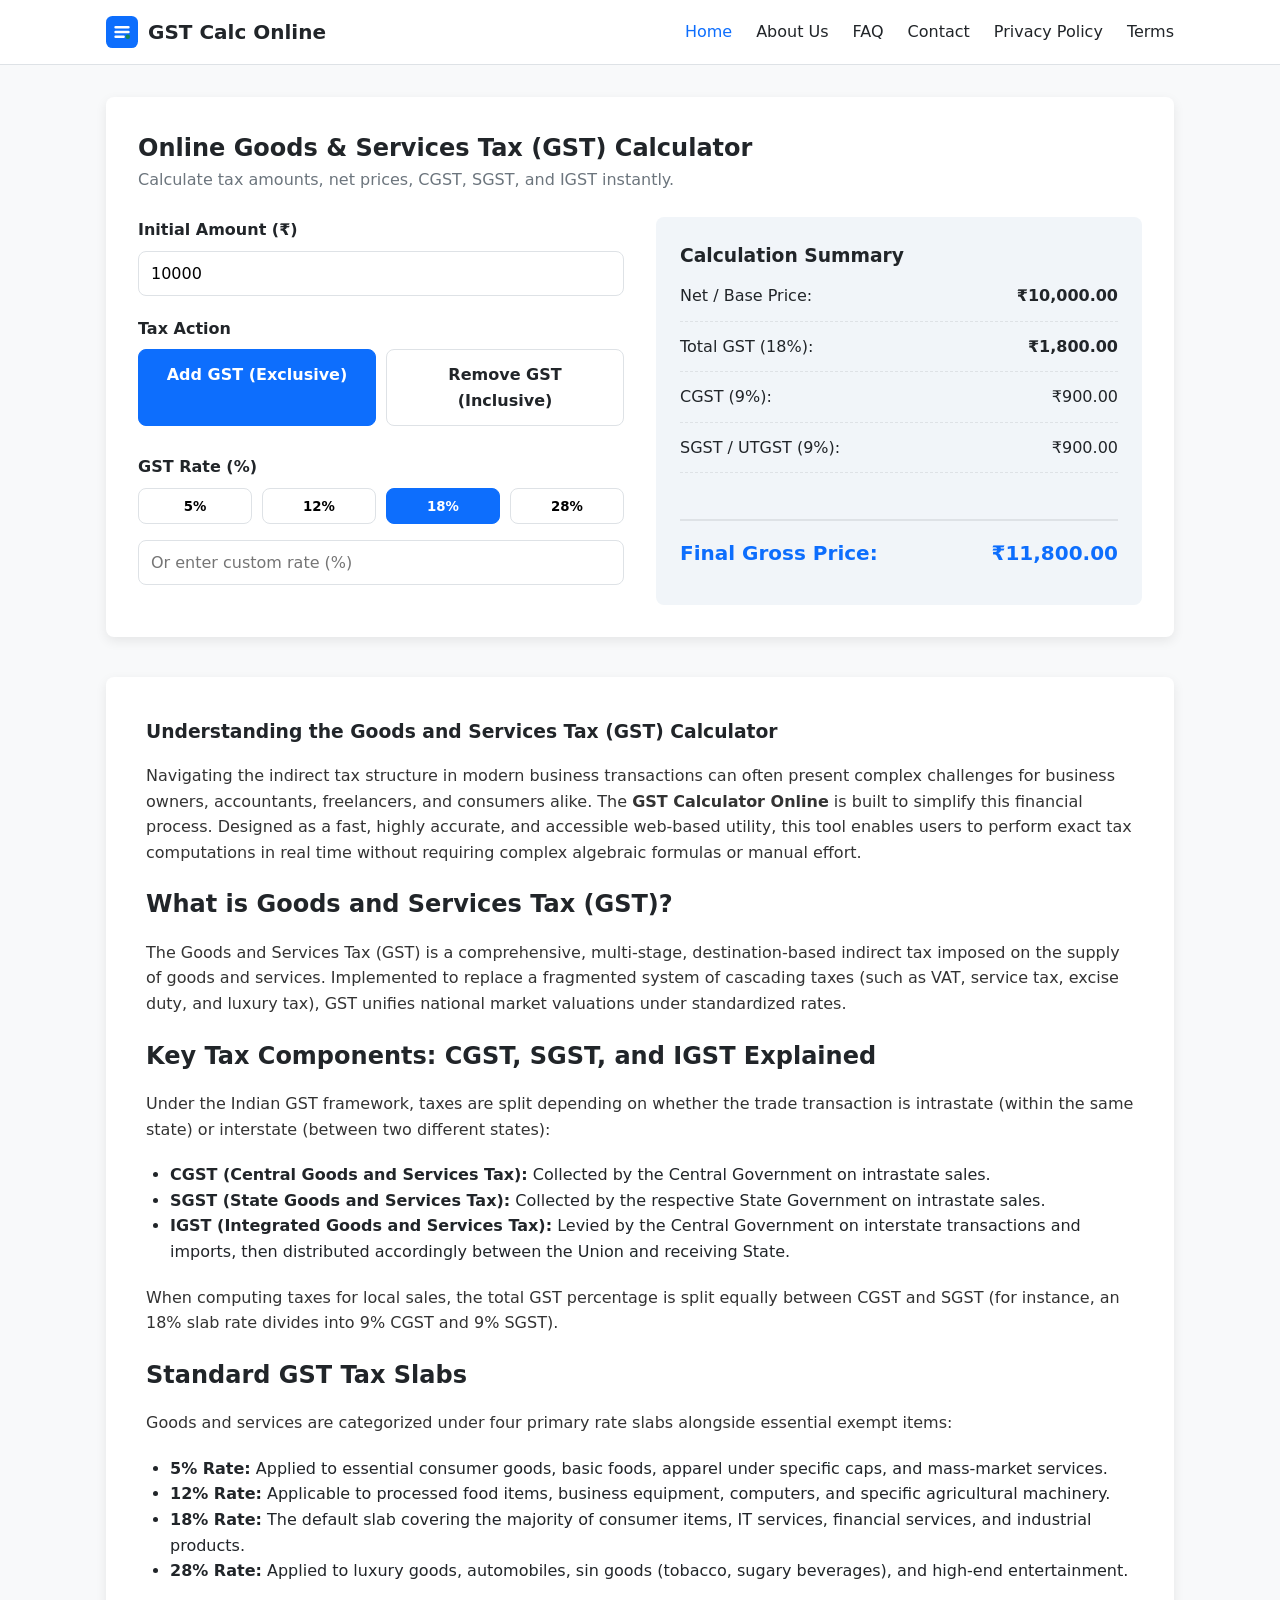
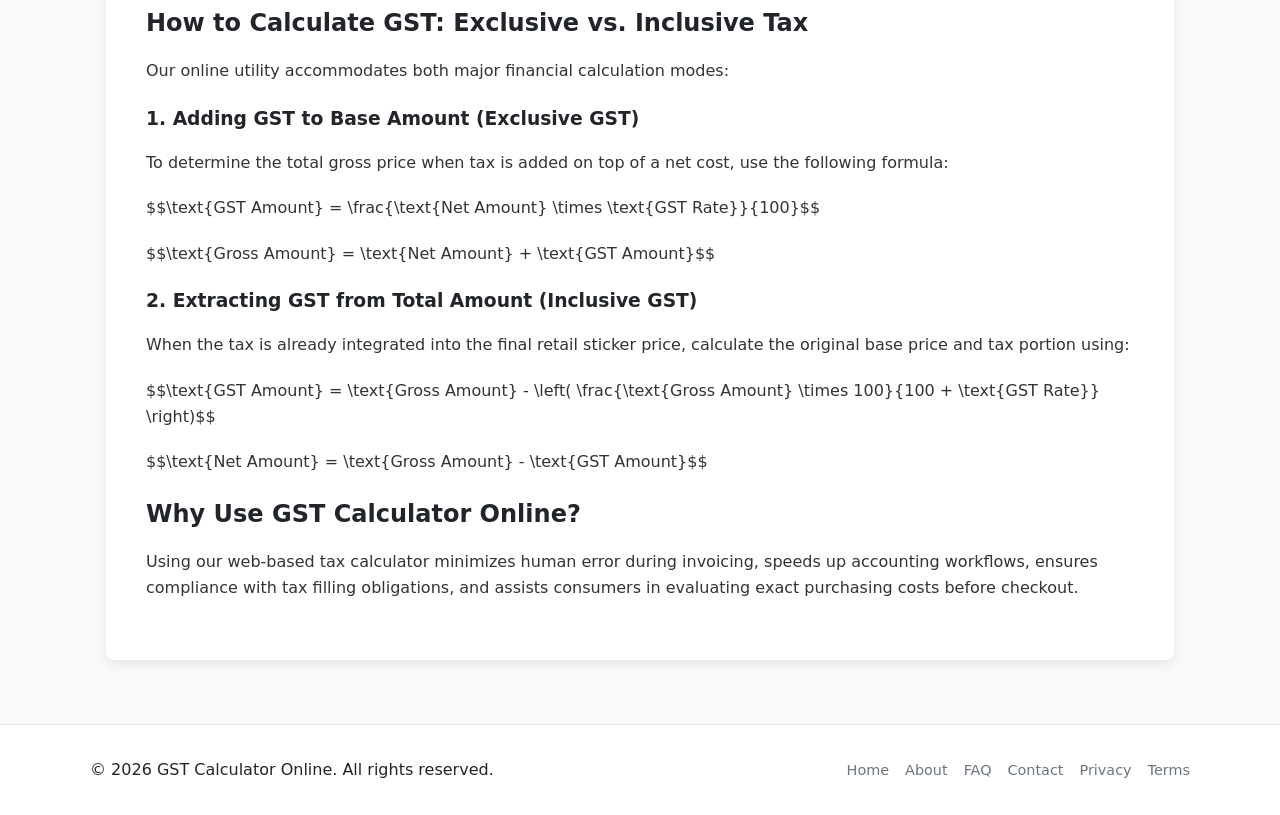
<file: index.html>
<!DOCTYPE html>
<html lang="en">
<head>
    <meta charset="UTF-8">
    <meta name="viewport" content="width=device-width, initial-scale=1.0">
    <title>GST Calculator Online - Fast, Free & Accurate Indian GST Rate Tool (2026)</title>
    <meta name="description" content="Calculate Goods and Services Tax (GST) easily online. GST calculator online gives Instantly compute Exclusive/Inclusive GST, CGST, SGST, IGST for 5%, 12%, 18%, and 28% tax slabs with accuracy.">
    <meta name="keywords" content="GST calculator online free, online GST calculator, calculate GST online, GST rate calculator, CGST calculator, SGST calculator, IGST finder, Indian GST slabs 2026">
    <meta name="google-site-verification" content="uL8CrRIx6ifNGiq1zUSV65M9As4m7t-14eGCB19XrcY" />
    <link rel="canonical" href="https://gstcalculatoronline.github.io/">
    <meta name="robots" content="index, follow">

    <!-- Open Graph / Facebook -->
    <meta property="og:type" content="website">
    <meta property="og:url" content="https://gstcalculatoronline.github.io/">
    <meta property="og:title" content="GST Calculator Online - Fast & Accurate Tool">
    <meta property="og:description" content="Calculate GST inclusive and exclusive prices instantly. Complete breakdown of CGST, SGST, and IGST for all standard Indian tax slabs.">
    <meta property="og:image" content="https://gstcalculatoronline.github.io/logo.png">

    <!-- Twitter -->
    <meta property="twitter:card" content="summary_large_image">
    <meta property="twitter:url" content="https://gstcalculatoronline.github.io/">
    <meta property="twitter:title" content="GST Calculator Online">
    <meta property="twitter:description" content="Free online tool to compute GST, CGST, SGST, and IGST for Indian businesses and consumers.">
    <meta property="twitter:image" content="https://gstcalculatoronline.github.io/logo.png">

    <!-- Favicon Generated via Real Favicon Generator Setup -->
   <link rel="icon" type="image/svg+xml" href="/favicon.svg">
    <meta name="msapplication-TileColor" content="#0d6efd">
    <meta name="theme-color" content="#ffffff">

    <!-- Google Analytics (GA4 Tag Placeholder - Replace G-XXXXXXXXXX with your Real Tag ID) -->
    <script async src="https://www.googletagmanager.com/gtag/js?id=G-XXXXXXXXXX"></script>
    <script>
      window.dataLayer = window.dataLayer || [];
      function gtag(){dataLayer.push(arguments);}
      gtag('js', new Date());
      gtag('config', 'G-XXXXXXXXXX');
    </script>

    <!-- Schema.org WebSite & SoftwareApplication Structured Data -->
    <script type="application/ld+json">
    {
      "@context": "https://schema.org",
      "@type": "WebApplication",
      "name": "GST Calculator Online",
      "url": "https://gstcalculatoronline.github.io/",
      "applicationCategory": "FinanceApplication",
      "operatingSystem": "All",
      "offers": {
        "@type": "Offer",
        "price": "0",
        "priceCurrency": "INR"
      },
      "description": "Calculate GST, CGST, SGST, and IGST online in real-time for Indian goods and services standard rates."
    }
    </script>

    <style>
        :root {
            --primary: #0d6efd;
            --primary-hover: #0b5ed7;
            --bg-main: #f8f9fa;
            --card-bg: #ffffff;
            --text-dark: #212529;
            --text-muted: #6c757d;
            --border-color: #dee2e6;
            --success-color: #198754;
            --radius: 8px;
            --shadow: 0 4px 12px rgba(0, 0, 0, 0.08);
        }

        * {
            box-sizing: border-box;
            margin: 0;
            padding: 0;
            font-family: system-ui, -apple-system, "Segoe UI", Roboto, "Helvetica Neue", Arial, sans-serif;
        }

        body {
            background-color: var(--bg-main);
            color: var(--text-dark);
            line-height: 1.6;
            display: flex;
            flex-direction: column;
            min-height: 100vh;
        }

        header {
            background: #ffffff;
            border-bottom: 1px solid var(--border-color);
            position: sticky;
            top: 0;
            z-index: 1000;
        }

        .navbar {
            max-width: 1100px;
            margin: 0 auto;
            padding: 1rem;
            display: flex;
            justify-content: space-between;
            align-items: center;
        }

        .brand-logo {
            display: flex;
            align-items: center;
            gap: 10px;
            text-decoration: none;
            color: var(--text-dark);
            font-weight: 700;
            font-size: 1.25rem;
        }

        .brand-logo svg {
            height: 32px;
            width: 32px;
        }

        nav ul {
            display: flex;
            list-style: none;
            gap: 1.5rem;
        }

        nav a {
            text-decoration: none;
            color: var(--text-dark);
            font-weight: 500;
            cursor: pointer;
            transition: color 0.2s ease;
        }

        nav a:hover, nav a.active {
            color: var(--primary);
        }

        .mobile-menu-btn {
            display: none;
            background: none;
            border: none;
            font-size: 1.5rem;
            cursor: pointer;
        }

        main {
            flex: 1;
            max-width: 1100px;
            width: 100%;
            margin: 2rem auto;
            padding: 0 1rem;
        }

        .page-section {
            display: none;
        }

        .page-section.active {
            display: block;
        }

        .calculator-card {
            background: var(--card-bg);
            border-radius: var(--radius);
            box-shadow: var(--shadow);
            padding: 2rem;
            margin-bottom: 2.5rem;
        }

        .calc-grid {
            display: grid;
            grid-template-columns: 1fr 1fr;
            gap: 2rem;
        }

        .form-group {
            margin-bottom: 1.25rem;
        }

        .form-group label {
            display: block;
            font-weight: 600;
            margin-bottom: 0.5rem;
        }

        .input-control {
            width: 100%;
            padding: 0.75rem;
            border: 1px solid var(--border-color);
            border-radius: var(--radius);
            font-size: 1rem;
        }

        .radio-toggle {
            display: flex;
            gap: 10px;
        }

        .radio-btn {
            flex: 1;
            padding: 0.75rem;
            text-align: center;
            border: 1px solid var(--border-color);
            border-radius: var(--radius);
            cursor: pointer;
            font-weight: 500;
            user-select: none;
        }

        .radio-btn input {
            display: none;
        }

        .radio-btn.active {
            background-color: var(--primary);
            color: white;
            border-color: var(--primary);
        }

        .slab-buttons {
            display: grid;
            grid-template-columns: repeat(4, 1fr);
            gap: 10px;
            margin-bottom: 1rem;
        }

        .slab-btn {
            padding: 0.6rem;
            border: 1px solid var(--border-color);
            border-radius: var(--radius);
            background: white;
            cursor: pointer;
            font-weight: 600;
            transition: all 0.2s;
        }

        .slab-btn.active {
            background-color: var(--primary);
            color: white;
            border-color: var(--primary);
        }

        .results-box {
            background-color: #f1f5f9;
            border-radius: var(--radius);
            padding: 1.5rem;
            display: flex;
            flex-direction: column;
            justify-content: space-between;
        }

        .result-item {
            display: flex;
            justify-content: space-between;
            padding: 0.75rem 0;
            border-bottom: 1px dashed var(--border-color);
        }

        .result-item.total {
            border-bottom: none;
            font-size: 1.25rem;
            font-weight: 700;
            color: var(--primary);
            margin-top: 0.5rem;
            padding-top: 1rem;
            border-top: 2px solid var(--border-color);
        }

        .content-card {
            background: var(--card-bg);
            border-radius: var(--radius);
            box-shadow: var(--shadow);
            padding: 2.5rem;
            margin-bottom: 2rem;
        }

        .content-card h1, .content-card h2, .content-card h3 {
            margin-bottom: 1rem;
            color: var(--text-dark);
        }

        .content-card p {
            margin-bottom: 1.25rem;
            color: #333;
        }

        .content-card ul {
            margin-bottom: 1.25rem;
            padding-left: 1.5rem;
        }

        .faq-item {
            margin-bottom: 1.5rem;
            border-bottom: 1px solid var(--border-color);
            padding-bottom: 1rem;
        }

        .faq-item h3 {
            font-size: 1.1rem;
            cursor: pointer;
            margin-bottom: 0.5rem;
            color: var(--primary);
        }

        footer {
            background: #ffffff;
            border-top: 1px solid var(--border-color);
            padding: 2rem 1rem;
            margin-top: auto;
        }

        .footer-container {
            max-width: 1100px;
            margin: 0 auto;
            display: flex;
            justify-content: space-between;
            align-items: center;
            flex-wrap: wrap;
            gap: 1rem;
        }

        .footer-links {
            display: flex;
            gap: 1rem;
            list-style: none;
        }

        .footer-links a {
            text-decoration: none;
            color: var(--text-muted);
            font-size: 0.9rem;
        }

        .footer-links a:hover {
            color: var(--primary);
        }

        @media (max-width: 768px) {
            .calc-grid {
                grid-template-columns: 1fr;
            }
            nav ul {
                display: none;
                flex-direction: column;
                position: absolute;
                top: 60px;
                left: 0;
                width: 100%;
                background: white;
                padding: 1rem;
                border-bottom: 1px solid var(--border-color);
                box-shadow: var(--shadow);
            }
            nav ul.show {
                display: flex;
            }
            .mobile-menu-btn {
                display: block;
            }
            .slab-buttons {
                grid-template-columns: repeat(2, 1fr);
            }
            .footer-container {
                flex-direction: column;
                text-align: center;
            }
        }
    </style>
</head>
<body>

    <header>
        <div class="navbar">
            <a href="#" onclick="switchPage('home')" class="brand-logo">
                <!-- SVG Logo inspired by logofa.st principles -->
                <svg viewBox="0 0 100 100" fill="none" xmlns="http://www.w3.org/2000/svg">
                    <rect width="100" height="100" rx="20" fill="#0D6EFD"/>
                    <path d="M30 35H70M30 50H70M30 65H55" stroke="white" stroke-width="8" stroke-linecap="round"/>
                    <circle cx="68" cy="65" r="7" fill="#198754"/>
                </svg>
                <span>GST Calc Online</span>
            </a>
            <button class="mobile-menu-btn" onclick="toggleMenu()" aria-label="Toggle Navigation">☰</button>
            <nav>
                <ul id="nav-links">
                    <li><a onclick="switchPage('home')" class="nav-item active" id="nav-home">Home</a></li>
                    <li><a onclick="switchPage('about')" class="nav-item" id="nav-about">About Us</a></li>
                    <li><a onclick="switchPage('faq')" class="nav-item" id="nav-faq">FAQ</a></li>
                    <li><a onclick="switchPage('contact')" class="nav-item" id="nav-contact">Contact</a></li>
                    <li><a onclick="switchPage('privacy')" class="nav-item" id="nav-privacy">Privacy Policy</a></li>
                    <li><a onclick="switchPage('terms')" class="nav-item" id="nav-terms">Terms</a></li>
                </ul>
            </nav>
        </div>
    </header>

    <main>
        <!-- HOME PAGE / CALCULATOR SECTION -->
        <section id="home" class="page-section active">
            <div class="calculator-card">
                <h2>Online Goods & Services Tax (GST) Calculator</h2>
                <p style="color: var(--text-muted); margin-bottom: 1.5rem;">Calculate tax amounts, net prices, CGST, SGST, and IGST instantly.</p>
                
                <div class="calc-grid">
                    <div class="form-side">
                        <div class="form-group">
                            <label for="amount">Initial Amount (₹)</label>
                            <input type="number" id="amount" class="input-control" value="10000" min="0" placeholder="Enter amount">
                        </div>

                        <div class="form-group">
                            <label>Tax Action</label>
                            <div class="radio-toggle">
                                <label class="radio-btn active" id="label-exclusive">
                                    <input type="radio" name="gstType" value="exclusive" checked onchange="updateCalcType('exclusive')"> Add GST (Exclusive)
                                </label>
                                <label class="radio-btn" id="label-inclusive">
                                    <input type="radio" name="gstType" value="inclusive" onchange="updateCalcType('inclusive')"> Remove GST (Inclusive)
                                </label>
                            </div>
                        </div>

                        <div class="form-group">
                            <label>GST Rate (%)</label>
                            <div class="slab-buttons">
                                <button type="button" class="slab-btn" onclick="setRate(5, this)">5%</button>
                                <button type="button" class="slab-btn" onclick="setRate(12, this)">12%</button>
                                <button type="button" class="slab-btn active" onclick="setRate(18, this)">18%</button>
                                <button type="button" class="slab-btn" onclick="setRate(28, this)">28%</button>
                            </div>
                            <input type="number" id="custom-rate" class="input-control" placeholder="Or enter custom rate (%)" min="0" step="0.1">
                        </div>
                    </div>

                    <div class="results-box">
                        <div>
                            <h3>Calculation Summary</h3>
                            <div class="result-item">
                                <span>Net / Base Price:</span>
                                <strong id="res-net">₹10,000.00</strong>
                            </div>
                            <div class="result-item">
                                <span>Total GST (<span id="res-rate-tag">18%</span>):</span>
                                <strong id="res-gst">₹1,800.00</strong>
                            </div>
                            <div class="result-item">
                                <span>CGST (<span id="res-cgst-tag">9%</span>):</span>
                                <span id="res-cgst">₹900.00</span>
                            </div>
                            <div class="result-item">
                                <span>SGST / UTGST (<span id="res-sgst-tag">9%</span>):</span>
                                <span id="res-sgst">₹900.00</span>
                            </div>
                        </div>
                        <div class="result-item total">
                            <span>Final Gross Price:</span>
                            <span id="res-gross">₹11,800.00</span>
                        </div>
                    </div>
                </div>
            </div>

            <!-- 600+ WORDS SEO OPTIMIZED CONTENT ARTICLE -->
            <article class="content-card">
                <h1>Understanding the Goods and Services Tax (GST) Calculator</h1>
                <p>Navigating the indirect tax structure in modern business transactions can often present complex challenges for business owners, accountants, freelancers, and consumers alike. The <strong>GST Calculator Online</strong> is built to simplify this financial process. Designed as a fast, highly accurate, and accessible web-based utility, this tool enables users to perform exact tax computations in real time without requiring complex algebraic formulas or manual effort.</p>

                <h2>What is Goods and Services Tax (GST)?</h2>
                <p>The Goods and Services Tax (GST) is a comprehensive, multi-stage, destination-based indirect tax imposed on the supply of goods and services. Implemented to replace a fragmented system of cascading taxes (such as VAT, service tax, excise duty, and luxury tax), GST unifies national market valuations under standardized rates.</p>

                <h2>Key Tax Components: CGST, SGST, and IGST Explained</h2>
                <p>Under the Indian GST framework, taxes are split depending on whether the trade transaction is intrastate (within the same state) or interstate (between two different states):</p>
                <ul>
                    <li><strong>CGST (Central Goods and Services Tax):</strong> Collected by the Central Government on intrastate sales.</li>
                    <li><strong>SGST (State Goods and Services Tax):</strong> Collected by the respective State Government on intrastate sales.</li>
                    <li><strong>IGST (Integrated Goods and Services Tax):</strong> Levied by the Central Government on interstate transactions and imports, then distributed accordingly between the Union and receiving State.</li>
                </ul>
                <p>When computing taxes for local sales, the total GST percentage is split equally between CGST and SGST (for instance, an 18% slab rate divides into 9% CGST and 9% SGST).</p>

                <h2>Standard GST Tax Slabs</h2>
                <p>Goods and services are categorized under four primary rate slabs alongside essential exempt items:</p>
                <ul>
                    <li><strong>5% Rate:</strong> Applied to essential consumer goods, basic foods, apparel under specific caps, and mass-market services.</li>
                    <li><strong>12% Rate:</strong> Applicable to processed food items, business equipment, computers, and specific agricultural machinery.</li>
                    <li><strong>18% Rate:</strong> The default slab covering the majority of consumer items, IT services, financial services, and industrial products.</li>
                    <li><strong>28% Rate:</strong> Applied to luxury goods, automobiles, sin goods (tobacco, sugary beverages), and high-end entertainment.</li>
                </ul>

                <h2>How to Calculate GST: Exclusive vs. Inclusive Tax</h2>
                <p>Our online utility accommodates both major financial calculation modes:</p>
                <h3>1. Adding GST to Base Amount (Exclusive GST)</h3>
                <p>To determine the total gross price when tax is added on top of a net cost, use the following formula:</p>
                <p>$$\text{GST Amount} = \frac{\text{Net Amount} \times \text{GST Rate}}{100}$$</p>
                <p>$$\text{Gross Amount} = \text{Net Amount} + \text{GST Amount}$$</p>

                <h3>2. Extracting GST from Total Amount (Inclusive GST)</h3>
                <p>When the tax is already integrated into the final retail sticker price, calculate the original base price and tax portion using:</p>
                <p>$$\text{GST Amount} = \text{Gross Amount} - \left( \frac{\text{Gross Amount} \times 100}{100 + \text{GST Rate}} \right)$$</p>
                <p>$$\text{Net Amount} = \text{Gross Amount} - \text{GST Amount}$$</p>

                <h2>Why Use GST Calculator Online?</h2>
                <p>Using our web-based tax calculator minimizes human error during invoicing, speeds up accounting workflows, ensures compliance with tax filling obligations, and assists consumers in evaluating exact purchasing costs before checkout.</p>
            </article>
        </section>

        <!-- ABOUT US PAGE -->
        <section id="about" class="page-section">
            <div class="content-card">
                <h1>About GST Calculator Online</h1>
                <p>Welcome to <strong>GST Calculator Online</strong>. We provide streamlined, instant, and accessible financial tools for individuals, small businesses, accountants, and enterprises across India.</p>
                <h2>Our Mission</h2>
                <p>Our goal is to eliminate calculation errors and make indirect tax assessment completely effortless. Whether you need to figure out GST for invoicing or determine the net base price of a consumer product, our web tools deliver instantaneous, mathematically sound breakdowns.</p>
                <h2>Core Features</h2>
                <ul>
                    <li>Zero cost – 100% free web utility with no registration required.</li>
                    <li>Mobile responsive and lightweight performance.</li>
                    <li>Supports default GST rate slabs (5%, 12%, 18%, 28%) alongside custom percentage inputs.</li>
                    <li>Complete CGST, SGST, and IGST breakdown views.</li>
                </ul>
            </div>
        </section>

        <!-- FAQ PAGE -->
        <section id="faq" class="page-section">
            <div class="content-card">
                <h1>Frequently Asked Questions (FAQ)</h1>
                <div class="faq-item">
                    <h3>Q1: Is this GST calculator tool free to use?</h3>
                    <p>Yes, GST Calculator Online is 100% free with unlimited calculations for personal and professional use.</p>
                </div>
                <div class="faq-item">
                    <h3>Q2: How does the tool split CGST and SGST?</h3>
                    <p>For intrastate transactions, the total calculated GST rate is split equally (50-50) into Central GST (CGST) and State GST (SGST).</p>
                </div>
                <div class="faq-item">
                    <h3>Q3: What is the difference between GST inclusive and exclusive?</h3>
                    <p><strong>GST Exclusive:</strong> GST is added to the base price of goods/services. <br><strong>GST Inclusive:</strong> The product price already includes the tax amount within its total cost.</p>
                </div>
                <div class="faq-item">
                    <h3>Q4: Does this calculator support custom GST rates?</h3>
                    <p>Yes! Simply type any customized percentage in the custom rate input field to generate exact amounts.</p>
                </div>
            </div>
        </section>

        <!-- CONTACT PAGE -->
        <section id="contact" class="page-section">
            <div class="content-card">
                <h1>Contact Us</h1>
                <p>Have questions, feedback, or suggestions for improving our GST tool? Feel free to get in touch with us.</p>
                <form onsubmit="alert('Thank you for your message! We will get back to you shortly.'); return false;">
                    <div class="form-group">
                        <label for="cname">Name</label>
                        <input type="text" id="cname" class="input-control" required placeholder="Your Name">
                    </div>
                    <div class="form-group">
                        <label for="cemail">Email Address</label>
                        <input type="email" id="cemail" class="input-control" required placeholder="name@example.com">
                    </div>
                    <div class="form-group">
                        <label for="cmessage">Message</label>
                        <textarea id="cmessage" class="input-control" rows="5" required placeholder="Write your message here..."></textarea>
                    </div>
                    <button type="submit" class="slab-btn active" style="width: 100%; padding: 0.75rem;">Send Message</button>
                </form>
            </div>
        </section>

        <!-- PRIVACY POLICY -->
        <section id="privacy" class="page-section">
            <div class="content-card">
                <h1>Privacy Policy</h1>
                <p>Last updated: November 2026</p>
                <p>At <strong>GST Calculator Online</strong>, we prioritize user privacy. We do not require account registration or store sensitive financial data on our servers.</p>
                <h2>Data Collection & Analytics</h2>
                <p>We utilize standard analytical platforms (such as Google Analytics) to monitor general site traffic performance, user device types, and page visit durations. This helps us optimize user experience across all screen sizes.</p>
                <h2>Cookies</h2>
                <p>Our website may use cookies to store user preferences (e.g., last used GST rate or theme mode) locally within your web browser.</p>
            </div>
        </section>

        <!-- TERMS OF SERVICE -->
        <section id="terms" class="page-section">
            <div class="content-card">
                <h1>Terms & Conditions</h1>
                <p>By using <strong>GST Calculator Online</strong>, you agree to comply with the following terms:</p>
                <h2>Disclaimer of Liability</h2>
                <p>While we strive for absolute mathematical precision, tax regulations change frequently. All calculations are provided for informational and estimation purposes only. Users should consult a qualified Chartered Accountant (CA) or financial consultant for legal tax filing.</p>
            </div>
        </section>

        <!-- 404 ERROR PAGE -->
        <section id="error404" class="page-section">
            <div class="content-card" style="text-align: center;">
                <h1 style="font-size: 4rem; color: var(--primary);">404</h1>
                <h2>Page Not Found</h2>
                <p>The page or resource you are searching for does not exist or has been moved.</p>
                <button onclick="switchPage('home')" class="slab-btn active" style="margin-top: 1rem;">Return to Calculator</button>
            </div>
        </section>

        <!-- 500 ERROR PAGE -->
        <section id="error500" class="page-section">
            <div class="content-card" style="text-align: center;">
                <h1 style="font-size: 4rem; color: #dc3545;">500</h1>
                <h2>Internal Server Error</h2>
                <p>Something went wrong on our end. Please reload the page or try again later.</p>
                <button onclick="switchPage('home')" class="slab-btn active" style="margin-top: 1rem;">Return to Calculator</button>
            </div>
        </section>
    </main>

    <footer>
        <div class="footer-container">
            <p>&copy; 2026 GST Calculator Online. All rights reserved.</p>
            <ul class="footer-links">
                <li><a onclick="switchPage('home')">Home</a></li>
                <li><a onclick="switchPage('about')">About</a></li>
                <li><a onclick="switchPage('faq')">FAQ</a></li>
                <li><a onclick="switchPage('contact')">Contact</a></li>
                <li><a onclick="switchPage('privacy')">Privacy</a></li>
                <li><a onclick="switchPage('terms')">Terms</a></li>
            </ul>
        </div>
    </footer>

    <script>
        let currentRate = 18;
        let calcType = 'exclusive';

        function toggleMenu() {
            document.getElementById('nav-links').classList.toggle('show');
        }

        function switchPage(pageId) {
            document.querySelectorAll('.page-section').forEach(sec => sec.classList.remove('active'));
            document.querySelectorAll('.nav-item').forEach(nav => nav.classList.remove('active'));
            
            const targetSection = document.getElementById(pageId) || document.getElementById('error404');
            targetSection.classList.add('active');

            const activeNav = document.getElementById(`nav-${pageId}`);
            if (activeNav) activeNav.classList.add('active');

            document.getElementById('nav-links').classList.remove('show');
            window.scrollTo(0, 0);
        }

        function setRate(rate, btnElement) {
            currentRate = rate;
            document.querySelectorAll('.slab-btn').forEach(btn => btn.classList.remove('active'));
            if(btnElement) btnElement.classList.add('active');
            document.getElementById('custom-rate').value = '';
            calculateGST();
        }

        function updateCalcType(type) {
            calcType = type;
            document.getElementById('label-exclusive').classList.toggle('active', type === 'exclusive');
            document.getElementById('label-inclusive').classList.toggle('active', type === 'inclusive');
            calculateGST();
        }

        function calculateGST() {
            const amountInput = parseFloat(document.getElementById('amount').value) || 0;
            const customRate = parseFloat(document.getElementById('custom-rate').value);
            const activeRate = !isNaN(customRate) && customRate >= 0 ? customRate : currentRate;

            let net = 0;
            let gst = 0;
            let gross = 0;

            if (calcType === 'exclusive') {
                net = amountInput;
                gst = (amountInput * activeRate) / 100;
                gross = net + gst;
            } else {
                gross = amountInput;
                net = gross / (1 + (activeRate / 100));
                gst = gross - net;
            }

            const cgst = gst / 2;
            const sgst = gst / 2;
            const halfRate = activeRate / 2;

            document.getElementById('res-net').textContent = formatCurrency(net);
            document.getElementById('res-gst').textContent = formatCurrency(gst);
            document.getElementById('res-cgst').textContent = formatCurrency(cgst);
            document.getElementById('res-sgst').textContent = formatCurrency(sgst);
            document.getElementById('res-gross').textContent = formatCurrency(gross);

            document.getElementById('res-rate-tag').textContent = `${activeRate}%`;
            document.getElementById('res-cgst-tag').textContent = `${halfRate}%`;
            document.getElementById('res-sgst-tag').textContent = `${halfRate}%`;
        }

        function formatCurrency(val) {
            return '₹' + Number(val).toLocaleString('en-IN', {
                minimumFractionDigits: 2,
                maximumFractionDigits: 2
            });
        }

        // Attach event listeners
        document.getElementById('amount').addEventListener('input', calculateGST);
        document.getElementById('custom-rate').addEventListener('input', () => {
            document.querySelectorAll('.slab-btn').forEach(btn => btn.classList.remove('active'));
            calculateGST();
        });

        // Initialize default view
        calculateGST();
    </script>
</body>
</html>
</file>
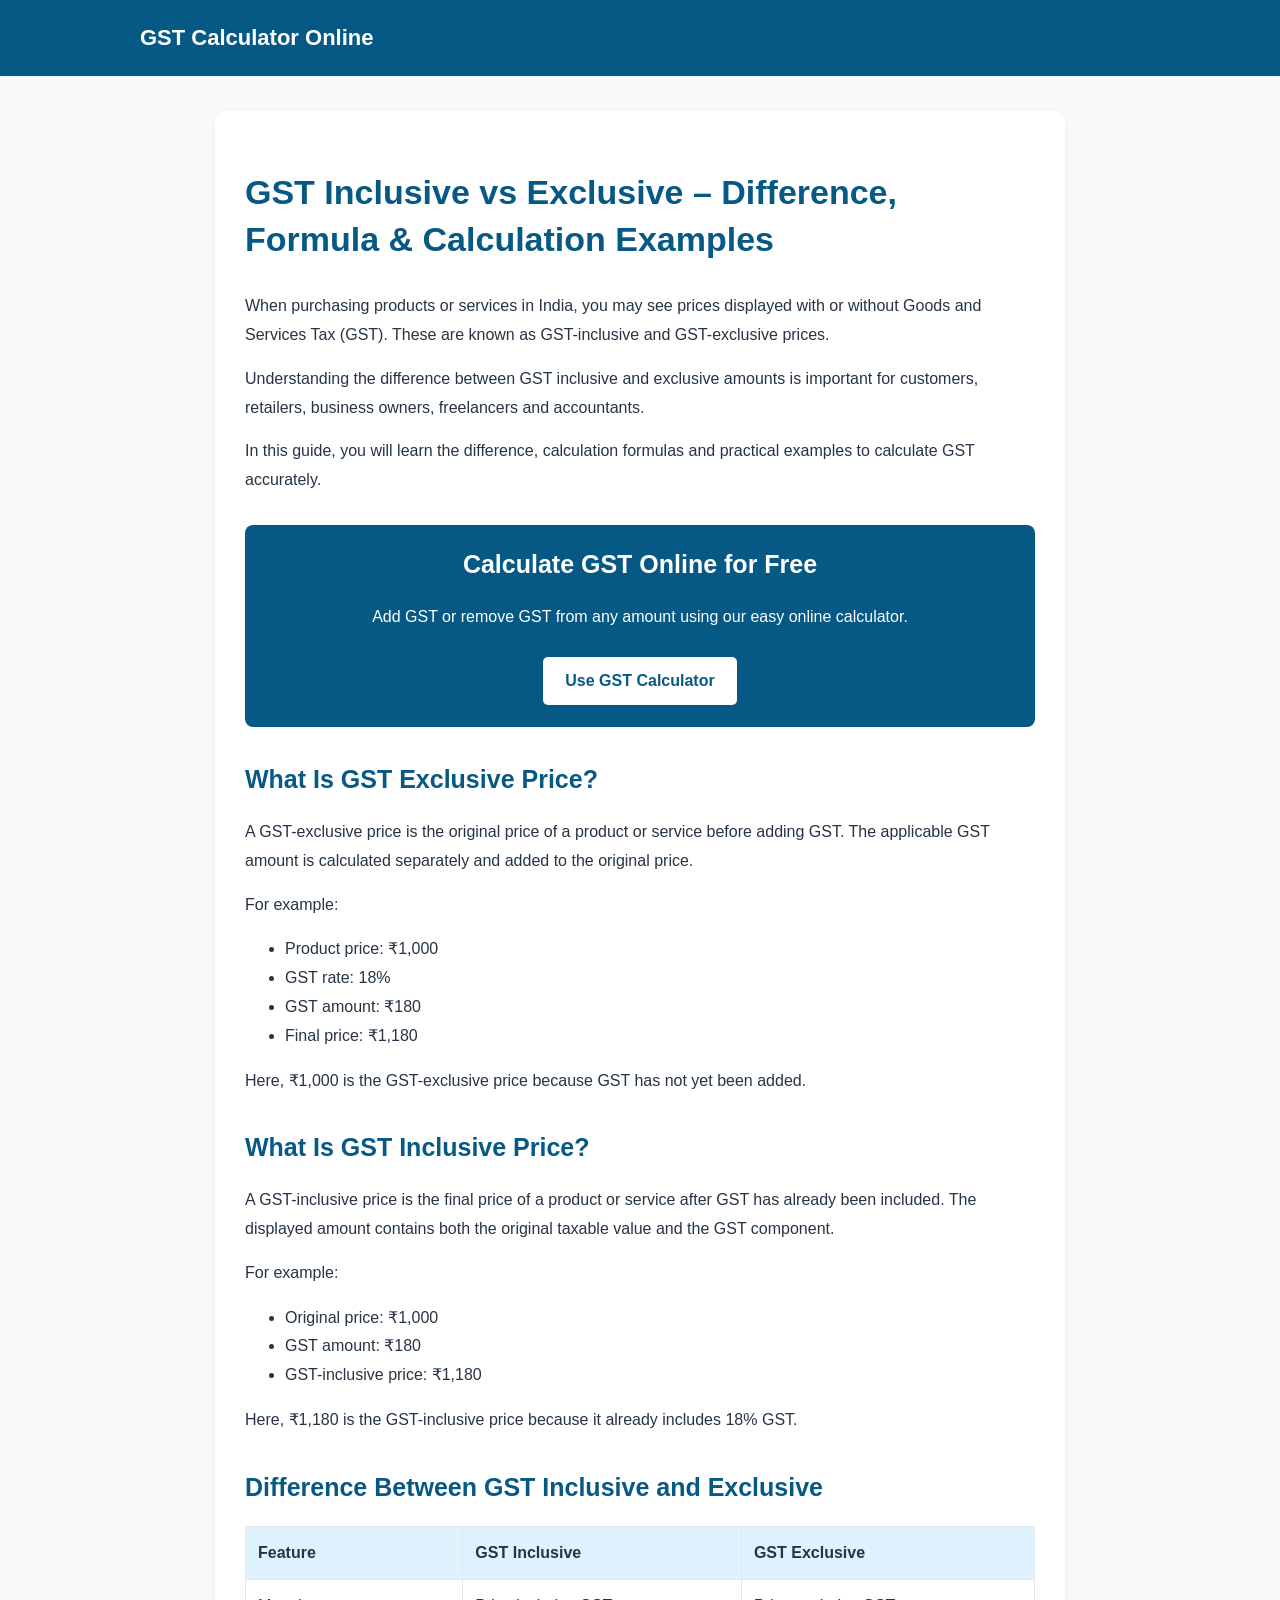
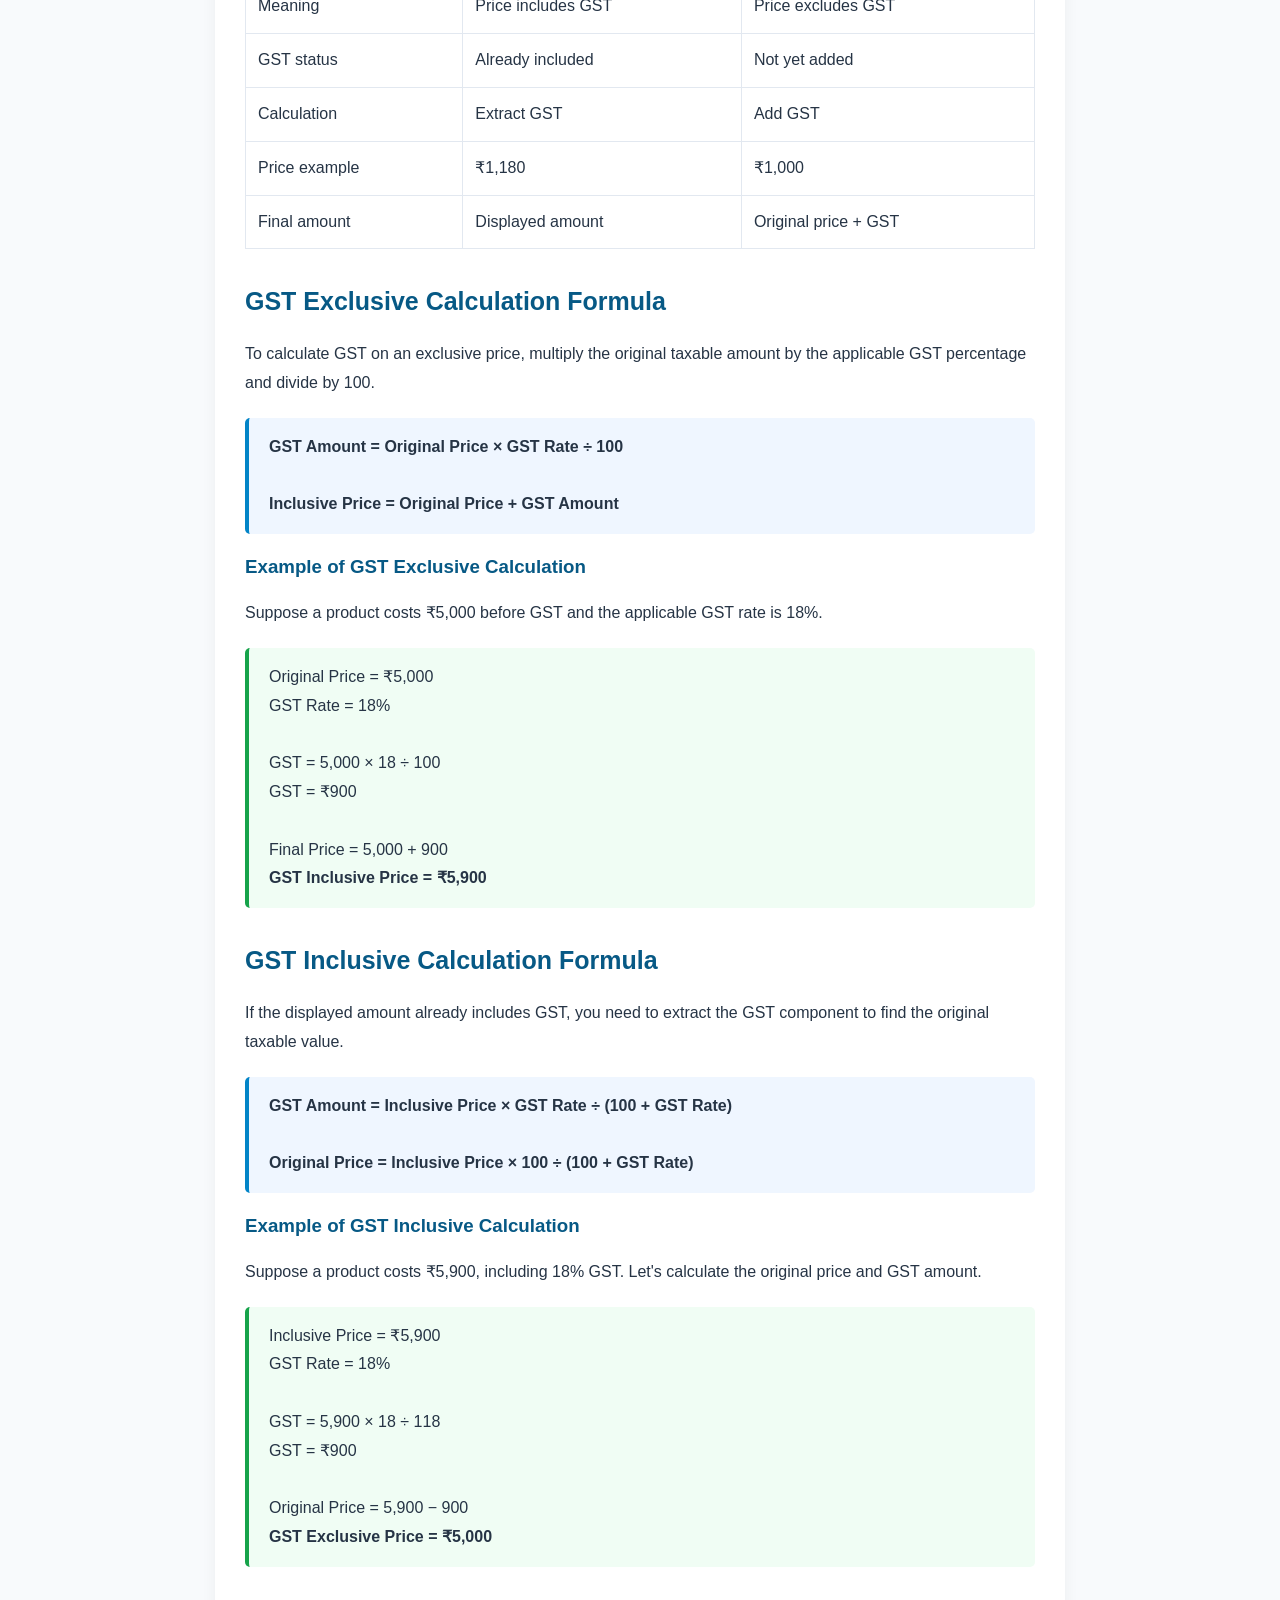
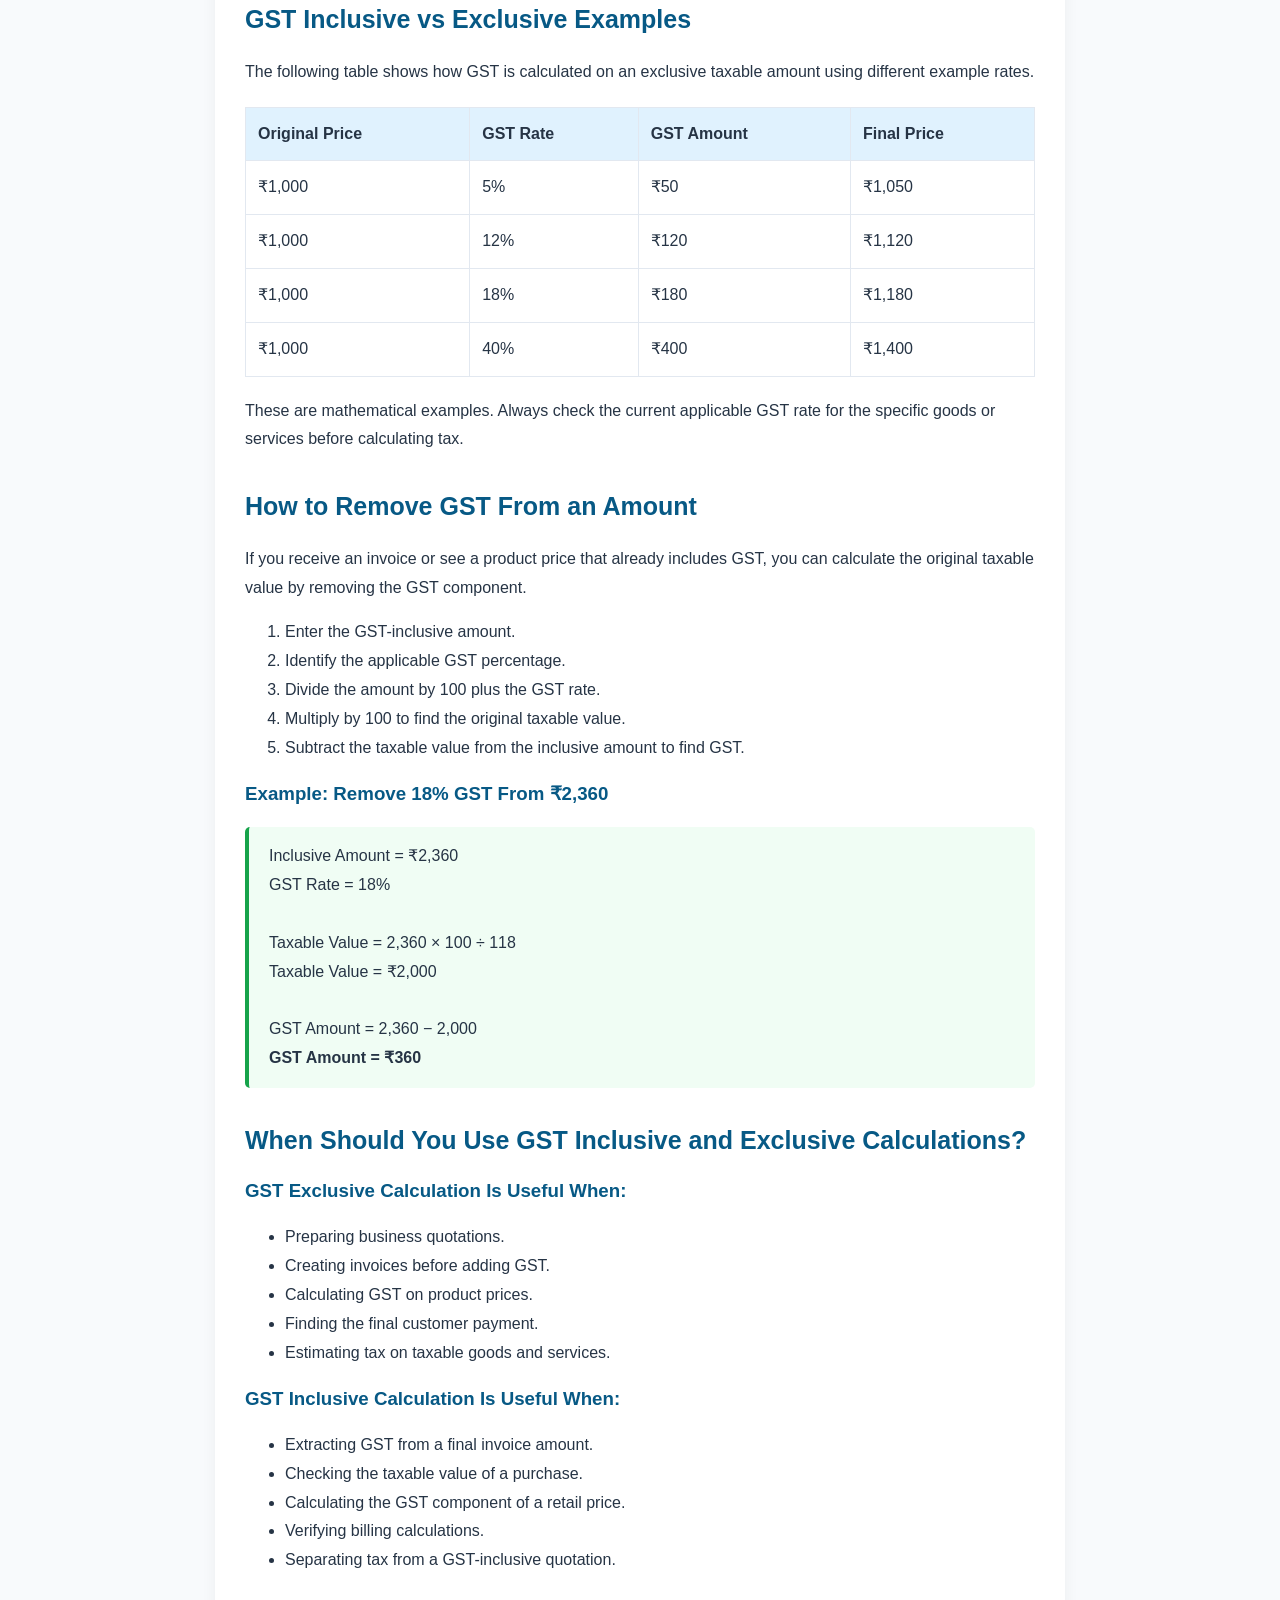
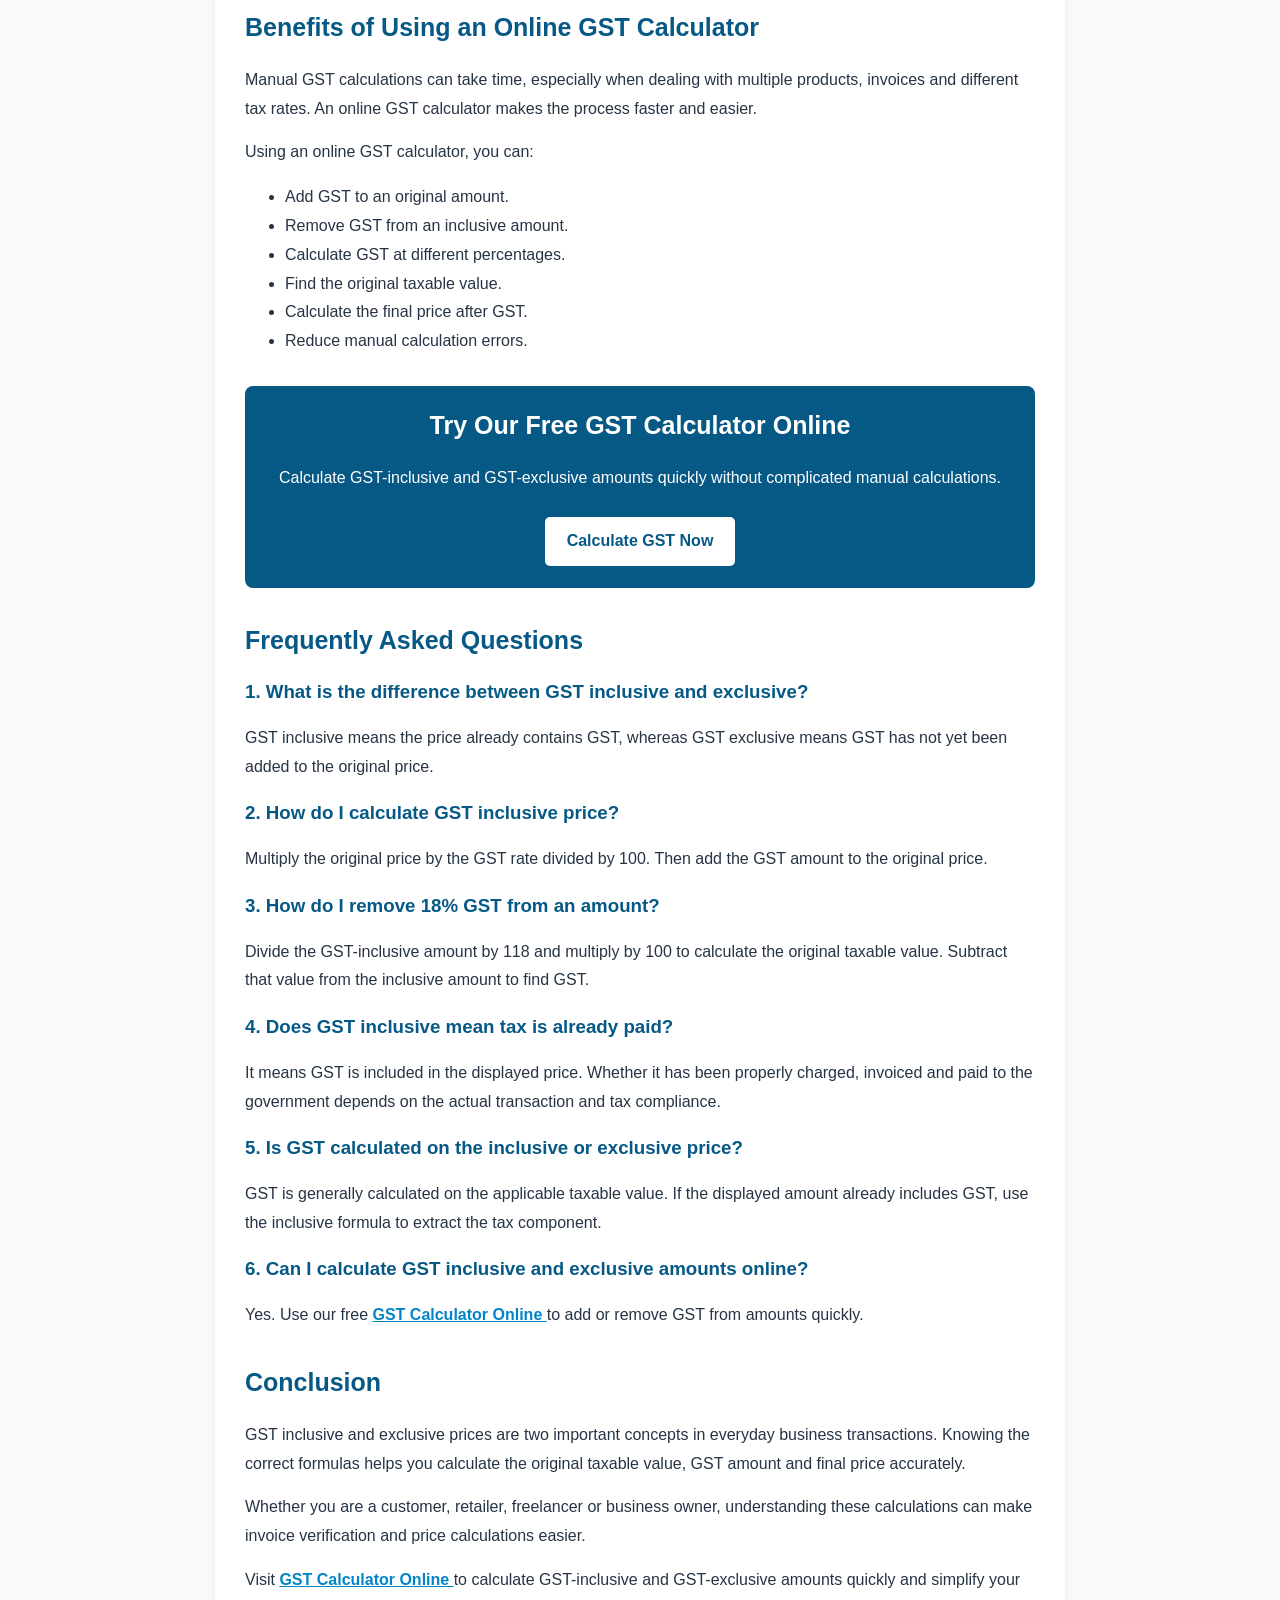
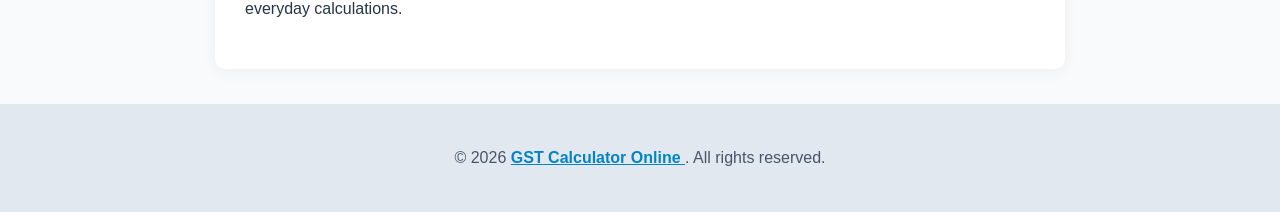
<file: gst-inclusive-vs-exclusive.html>
<!DOCTYPE html>
<html lang="en">
<head>
    <meta charset="UTF-8">
    <meta name="viewport" content="width=device-width, initial-scale=1.0">

    <title>GST Inclusive vs Exclusive – Difference, Formula & Examples</title>

    <meta name="description" content="Understand GST inclusive vs exclusive prices with simple formulas and examples. Learn how to add GST or remove GST from an amount in India.">

    <meta name="keywords" content="GST inclusive vs exclusive, GST inclusive price, GST exclusive price, remove GST from amount, GST calculation formula, GST calculator India">

    <meta name="robots" content="index, follow">

    <link rel="canonical" href="https://gstcalculatoronline.github.io/blog/gst-inclusive-vs-exclusive.html">

    <meta property="og:title" content="GST Inclusive vs Exclusive – Difference, Formula & Examples">
    <meta property="og:description" content="Learn the difference between GST inclusive and exclusive prices with formulas and practical examples.">
    <meta property="og:type" content="article">
    <meta property="og:url" content="https://gstcalculatoronline.github.io/blog/gst-inclusive-vs-exclusive.html">
    <meta property="og:site_name" content="GST Calculator Online">

    <meta name="twitter:card" content="summary">
    <meta name="twitter:title" content="GST Inclusive vs Exclusive">
    <meta name="twitter:description" content="Understand GST inclusive and exclusive calculations with simple examples.">

    <style>
        * {
            box-sizing: border-box;
        }

        body {
            margin: 0;
            font-family: Arial, Helvetica, sans-serif;
            background: #f8fafc;
            color: #263445;
            line-height: 1.8;
        }

        header {
            background: #075985;
            padding: 18px 20px;
            color: white;
        }

        .header-inner {
            max-width: 1000px;
            margin: auto;
        }

        header a {
            color: white;
            text-decoration: none;
            font-size: 22px;
            font-weight: bold;
        }

        .container {
            max-width: 850px;
            margin: 35px auto;
            padding: 30px;
            background: white;
            border-radius: 10px;
            box-shadow: 0 3px 15px rgba(0,0,0,0.05);
        }

        h1, h2, h3 {
            color: #075985;
            line-height: 1.4;
        }

        h1 {
            font-size: 34px;
        }

        h2 {
            font-size: 25px;
            margin-top: 35px;
        }

        p {
            margin: 15px 0;
        }

        a {
            color: #0284c7;
            font-weight: 600;
        }

        .formula {
            background: #eff6ff;
            border-left: 4px solid #0284c7;
            padding: 15px 20px;
            margin: 20px 0;
            border-radius: 5px;
            overflow-wrap: anywhere;
        }

        .example {
            background: #f0fdf4;
            border-left: 4px solid #16a34a;
            padding: 15px 20px;
            margin: 20px 0;
            border-radius: 5px;
        }

        table {
            width: 100%;
            border-collapse: collapse;
            margin: 20px 0;
        }

        th, td {
            border: 1px solid #e2e8f0;
            padding: 12px;
            text-align: left;
        }

        th {
            background: #e0f2fe;
        }

        .cta {
            background: #075985;
            color: white;
            padding: 22px;
            border-radius: 8px;
            margin: 30px 0;
            text-align: center;
        }

        .cta h2 {
            color: white;
            margin-top: 0;
        }

        .cta a {
            display: inline-block;
            background: white;
            color: #075985;
            padding: 10px 22px;
            border-radius: 5px;
            text-decoration: none;
            margin-top: 10px;
        }

        footer {
            text-align: center;
            padding: 25px;
            background: #e2e8f0;
            color: #475569;
        }

        @media(max-width: 600px) {
            .container {
                margin: 15px;
                padding: 20px;
            }

            h1 {
                font-size: 27px;
            }

            h2 {
                font-size: 22px;
            }

            table {
                font-size: 13px;
            }
        }
    </style>

    <script type="application/ld+json">
    {
        "@context": "https://schema.org",
        "@type": "Article",
        "headline": "GST Inclusive vs Exclusive – Difference, Formula & Examples",
        "description": "Understand GST inclusive and exclusive prices with simple formulas and examples.",
        "mainEntityOfPage": {
            "@type": "WebPage",
            "@id": "https://gstcalculatoronline.github.io/blog/gst-inclusive-vs-exclusive.html"
        },
        "author": {
            "@type": "Organization",
            "name": "GST Calculator Online"
        },
        "publisher": {
            "@type": "Organization",
            "name": "GST Calculator Online",
            "url": "https://gstcalculatoronline.github.io/"
        },
        "datePublished": "2026-11-05",
        "dateModified": "2026-11-05"
    }
    </script>

    <script type="application/ld+json">
    {
        "@context": "https://schema.org",
        "@type": "BreadcrumbList",
        "itemListElement": [
            {
                "@type": "ListItem",
                "position": 1,
                "name": "Home",
                "item": "https://gstcalculatoronline.github.io/"
            },
            {
                "@type": "ListItem",
                "position": 2,
                "name": "Blog",
                "item": "https://gstcalculatoronline.github.io/blog/"
            },
            {
                "@type": "ListItem",
                "position": 3,
                "name": "GST Inclusive vs Exclusive",
                "item": "https://gstcalculatoronline.github.io/blog/gst-inclusive-vs-exclusive.html"
            }
        ]
    }
    </script>
</head>

<body>

<header>
    <div class="header-inner">
        <a href="https://gstcalculatoronline.github.io/">
            GST Calculator Online
        </a>
    </div>
</header>

<main class="container">
<article>

    <h1>GST Inclusive vs Exclusive – Difference, Formula & Calculation Examples</h1>

    <p>
        When purchasing products or services in India, you may see prices
        displayed with or without Goods and Services Tax (GST). These are
        known as GST-inclusive and GST-exclusive prices.
    </p>

    <p>
        Understanding the difference between GST inclusive and exclusive
        amounts is important for customers, retailers, business owners,
        freelancers and accountants.
    </p>

    <p>
        In this guide, you will learn the difference, calculation formulas
        and practical examples to calculate GST accurately.
    </p>

    <div class="cta">
        <h2>Calculate GST Online for Free</h2>
        <p>
            Add GST or remove GST from any amount using our easy online calculator.
        </p>
        <a href="https://gstcalculatoronline.github.io/"
           title="GST Calculator Online">
            Use GST Calculator
        </a>
    </div>

    <h2>What Is GST Exclusive Price?</h2>

    <p>
        A GST-exclusive price is the original price of a product or service
        before adding GST. The applicable GST amount is calculated separately
        and added to the original price.
    </p>

    <p>For example:</p>

    <ul>
        <li>Product price: ₹1,000</li>
        <li>GST rate: 18%</li>
        <li>GST amount: ₹180</li>
        <li>Final price: ₹1,180</li>
    </ul>

    <p>
        Here, ₹1,000 is the GST-exclusive price because GST has not yet
        been added.
    </p>

    <h2>What Is GST Inclusive Price?</h2>

    <p>
        A GST-inclusive price is the final price of a product or service
        after GST has already been included. The displayed amount contains
        both the original taxable value and the GST component.
    </p>

    <p>For example:</p>

    <ul>
        <li>Original price: ₹1,000</li>
        <li>GST amount: ₹180</li>
        <li>GST-inclusive price: ₹1,180</li>
    </ul>

    <p>
        Here, ₹1,180 is the GST-inclusive price because it already
        includes 18% GST.
    </p>

    <h2>Difference Between GST Inclusive and Exclusive</h2>

    <table>
        <thead>
            <tr>
                <th>Feature</th>
                <th>GST Inclusive</th>
                <th>GST Exclusive</th>
            </tr>
        </thead>
        <tbody>
            <tr>
                <td>Meaning</td>
                <td>Price includes GST</td>
                <td>Price excludes GST</td>
            </tr>
            <tr>
                <td>GST status</td>
                <td>Already included</td>
                <td>Not yet added</td>
            </tr>
            <tr>
                <td>Calculation</td>
                <td>Extract GST</td>
                <td>Add GST</td>
            </tr>
            <tr>
                <td>Price example</td>
                <td>₹1,180</td>
                <td>₹1,000</td>
            </tr>
            <tr>
                <td>Final amount</td>
                <td>Displayed amount</td>
                <td>Original price + GST</td>
            </tr>
        </tbody>
    </table>

    <h2>GST Exclusive Calculation Formula</h2>

    <p>
        To calculate GST on an exclusive price, multiply the original
        taxable amount by the applicable GST percentage and divide by 100.
    </p>

    <div class="formula">
        <strong>GST Amount = Original Price × GST Rate ÷ 100</strong>
        <br><br>
        <strong>Inclusive Price = Original Price + GST Amount</strong>
    </div>

    <h3>Example of GST Exclusive Calculation</h3>

    <p>
        Suppose a product costs ₹5,000 before GST and the applicable
        GST rate is 18%.
    </p>

    <div class="example">
        Original Price = ₹5,000<br>
        GST Rate = 18%<br><br>
        GST = 5,000 × 18 ÷ 100<br>
        GST = ₹900<br><br>
        Final Price = 5,000 + 900<br>
        <strong>GST Inclusive Price = ₹5,900</strong>
    </div>

    <h2>GST Inclusive Calculation Formula</h2>

    <p>
        If the displayed amount already includes GST, you need to extract
        the GST component to find the original taxable value.
    </p>

    <div class="formula">
        <strong>
            GST Amount = Inclusive Price × GST Rate ÷ (100 + GST Rate)
        </strong>
        <br><br>
        <strong>
            Original Price = Inclusive Price × 100 ÷ (100 + GST Rate)
        </strong>
    </div>

    <h3>Example of GST Inclusive Calculation</h3>

    <p>
        Suppose a product costs ₹5,900, including 18% GST.
        Let's calculate the original price and GST amount.
    </p>

    <div class="example">
        Inclusive Price = ₹5,900<br>
        GST Rate = 18%<br><br>
        GST = 5,900 × 18 ÷ 118<br>
        GST = ₹900<br><br>
        Original Price = 5,900 − 900<br>
        <strong>GST Exclusive Price = ₹5,000</strong>
    </div>

    <h2>GST Inclusive vs Exclusive Examples</h2>

    <p>
        The following table shows how GST is calculated on an
        exclusive taxable amount using different example rates.
    </p>

    <table>
        <thead>
            <tr>
                <th>Original Price</th>
                <th>GST Rate</th>
                <th>GST Amount</th>
                <th>Final Price</th>
            </tr>
        </thead>
        <tbody>
            <tr>
                <td>₹1,000</td>
                <td>5%</td>
                <td>₹50</td>
                <td>₹1,050</td>
            </tr>
            <tr>
                <td>₹1,000</td>
                <td>12%</td>
                <td>₹120</td>
                <td>₹1,120</td>
            </tr>
            <tr>
                <td>₹1,000</td>
                <td>18%</td>
                <td>₹180</td>
                <td>₹1,180</td>
            </tr>
            <tr>
                <td>₹1,000</td>
                <td>40%</td>
                <td>₹400</td>
                <td>₹1,400</td>
            </tr>
        </tbody>
    </table>

    <p>
        These are mathematical examples. Always check the current applicable
        GST rate for the specific goods or services before calculating tax.
    </p>

    <h2>How to Remove GST From an Amount</h2>

    <p>
        If you receive an invoice or see a product price that already
        includes GST, you can calculate the original taxable value
        by removing the GST component.
    </p>

    <ol>
        <li>Enter the GST-inclusive amount.</li>
        <li>Identify the applicable GST percentage.</li>
        <li>Divide the amount by 100 plus the GST rate.</li>
        <li>Multiply by 100 to find the original taxable value.</li>
        <li>Subtract the taxable value from the inclusive amount to find GST.</li>
    </ol>

    <h3>Example: Remove 18% GST From ₹2,360</h3>

    <div class="example">
        Inclusive Amount = ₹2,360<br>
        GST Rate = 18%<br><br>
        Taxable Value = 2,360 × 100 ÷ 118<br>
        Taxable Value = ₹2,000<br><br>
        GST Amount = 2,360 − 2,000<br>
        <strong>GST Amount = ₹360</strong>
    </div>

    <h2>When Should You Use GST Inclusive and Exclusive Calculations?</h2>

    <h3>GST Exclusive Calculation Is Useful When:</h3>

    <ul>
        <li>Preparing business quotations.</li>
        <li>Creating invoices before adding GST.</li>
        <li>Calculating GST on product prices.</li>
        <li>Finding the final customer payment.</li>
        <li>Estimating tax on taxable goods and services.</li>
    </ul>

    <h3>GST Inclusive Calculation Is Useful When:</h3>

    <ul>
        <li>Extracting GST from a final invoice amount.</li>
        <li>Checking the taxable value of a purchase.</li>
        <li>Calculating the GST component of a retail price.</li>
        <li>Verifying billing calculations.</li>
        <li>Separating tax from a GST-inclusive quotation.</li>
    </ul>

    <h2>Benefits of Using an Online GST Calculator</h2>

    <p>
        Manual GST calculations can take time, especially when dealing
        with multiple products, invoices and different tax rates.
        An online GST calculator makes the process faster and easier.
    </p>

    <p>Using an online GST calculator, you can:</p>

    <ul>
        <li>Add GST to an original amount.</li>
        <li>Remove GST from an inclusive amount.</li>
        <li>Calculate GST at different percentages.</li>
        <li>Find the original taxable value.</li>
        <li>Calculate the final price after GST.</li>
        <li>Reduce manual calculation errors.</li>
    </ul>

    <div class="cta">
        <h2>Try Our Free GST Calculator Online</h2>
        <p>
            Calculate GST-inclusive and GST-exclusive amounts quickly
            without complicated manual calculations.
        </p>
        <a href="https://gstcalculatoronline.github.io/"
           title="Calculate GST Online">
            Calculate GST Now
        </a>
    </div>

    <h2>Frequently Asked Questions</h2>

    <h3>1. What is the difference between GST inclusive and exclusive?</h3>

    <p>
        GST inclusive means the price already contains GST, whereas
        GST exclusive means GST has not yet been added to the original price.
    </p>

    <h3>2. How do I calculate GST inclusive price?</h3>

    <p>
        Multiply the original price by the GST rate divided by 100.
        Then add the GST amount to the original price.
    </p>

    <h3>3. How do I remove 18% GST from an amount?</h3>

    <p>
        Divide the GST-inclusive amount by 118 and multiply by 100
        to calculate the original taxable value. Subtract that value
        from the inclusive amount to find GST.
    </p>

    <h3>4. Does GST inclusive mean tax is already paid?</h3>

    <p>
        It means GST is included in the displayed price. Whether it
        has been properly charged, invoiced and paid to the government
        depends on the actual transaction and tax compliance.
    </p>

    <h3>5. Is GST calculated on the inclusive or exclusive price?</h3>

    <p>
        GST is generally calculated on the applicable taxable value.
        If the displayed amount already includes GST, use the inclusive
        formula to extract the tax component.
    </p>

    <h3>6. Can I calculate GST inclusive and exclusive amounts online?</h3>

    <p>
        Yes. Use our free
        <a href="https://gstcalculatoronline.github.io/"
           title="GST Calculator Online">
            GST Calculator Online
        </a>
        to add or remove GST from amounts quickly.
    </p>

    <h2>Conclusion</h2>

    <p>
        GST inclusive and exclusive prices are two important concepts
        in everyday business transactions. Knowing the correct formulas
        helps you calculate the original taxable value, GST amount
        and final price accurately.
    </p>

    <p>
        Whether you are a customer, retailer, freelancer or business owner,
        understanding these calculations can make invoice verification
        and price calculations easier.
    </p>

    <p>
        Visit
        <a href="https://gstcalculatoronline.github.io/"
           title="GST Calculator Online – Free GST Calculator">
            GST Calculator Online
        </a>
        to calculate GST-inclusive and GST-exclusive amounts quickly
        and simplify your everyday calculations.
    </p>

</article>
</main>

<footer>
    <p>
        © 2026
        <a href="https://gstcalculatoronline.github.io/">
            GST Calculator Online
        </a>.
        All rights reserved.
    </p>
</footer>

</body>
</html>
</file>
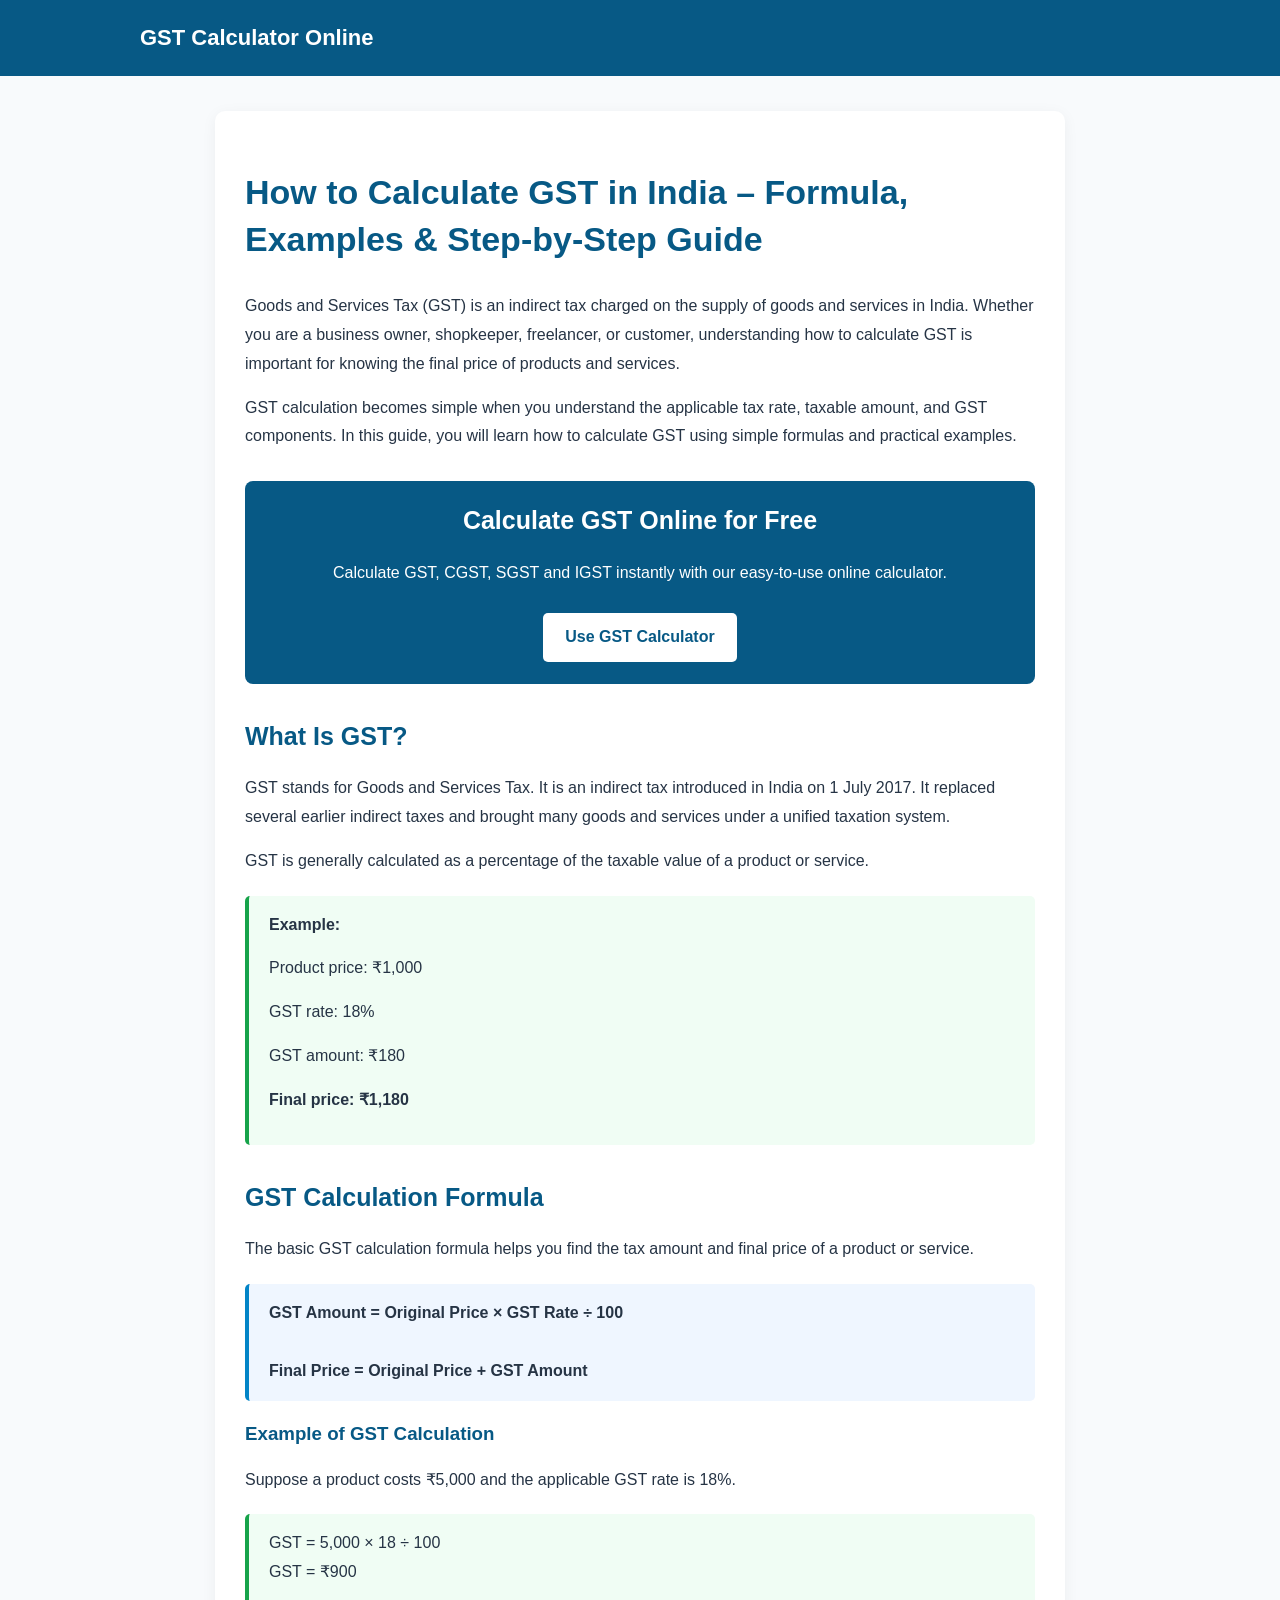
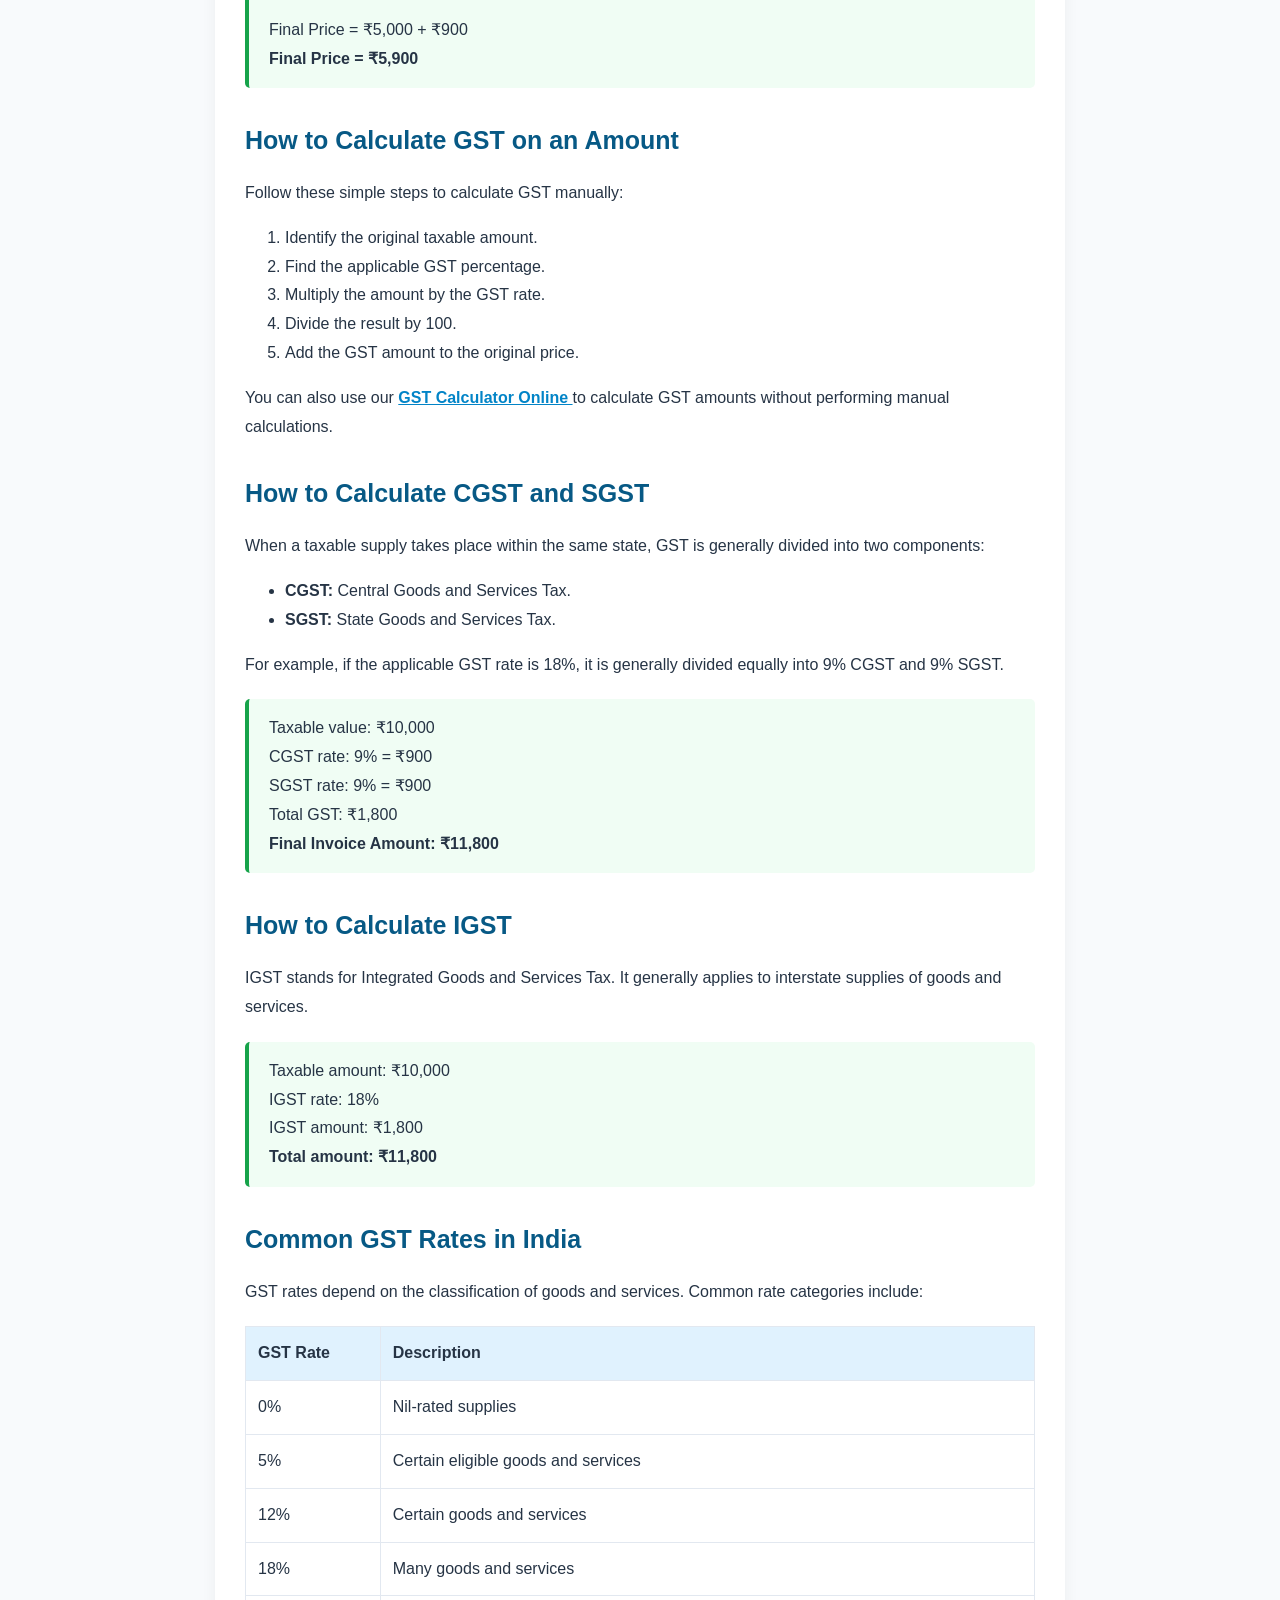
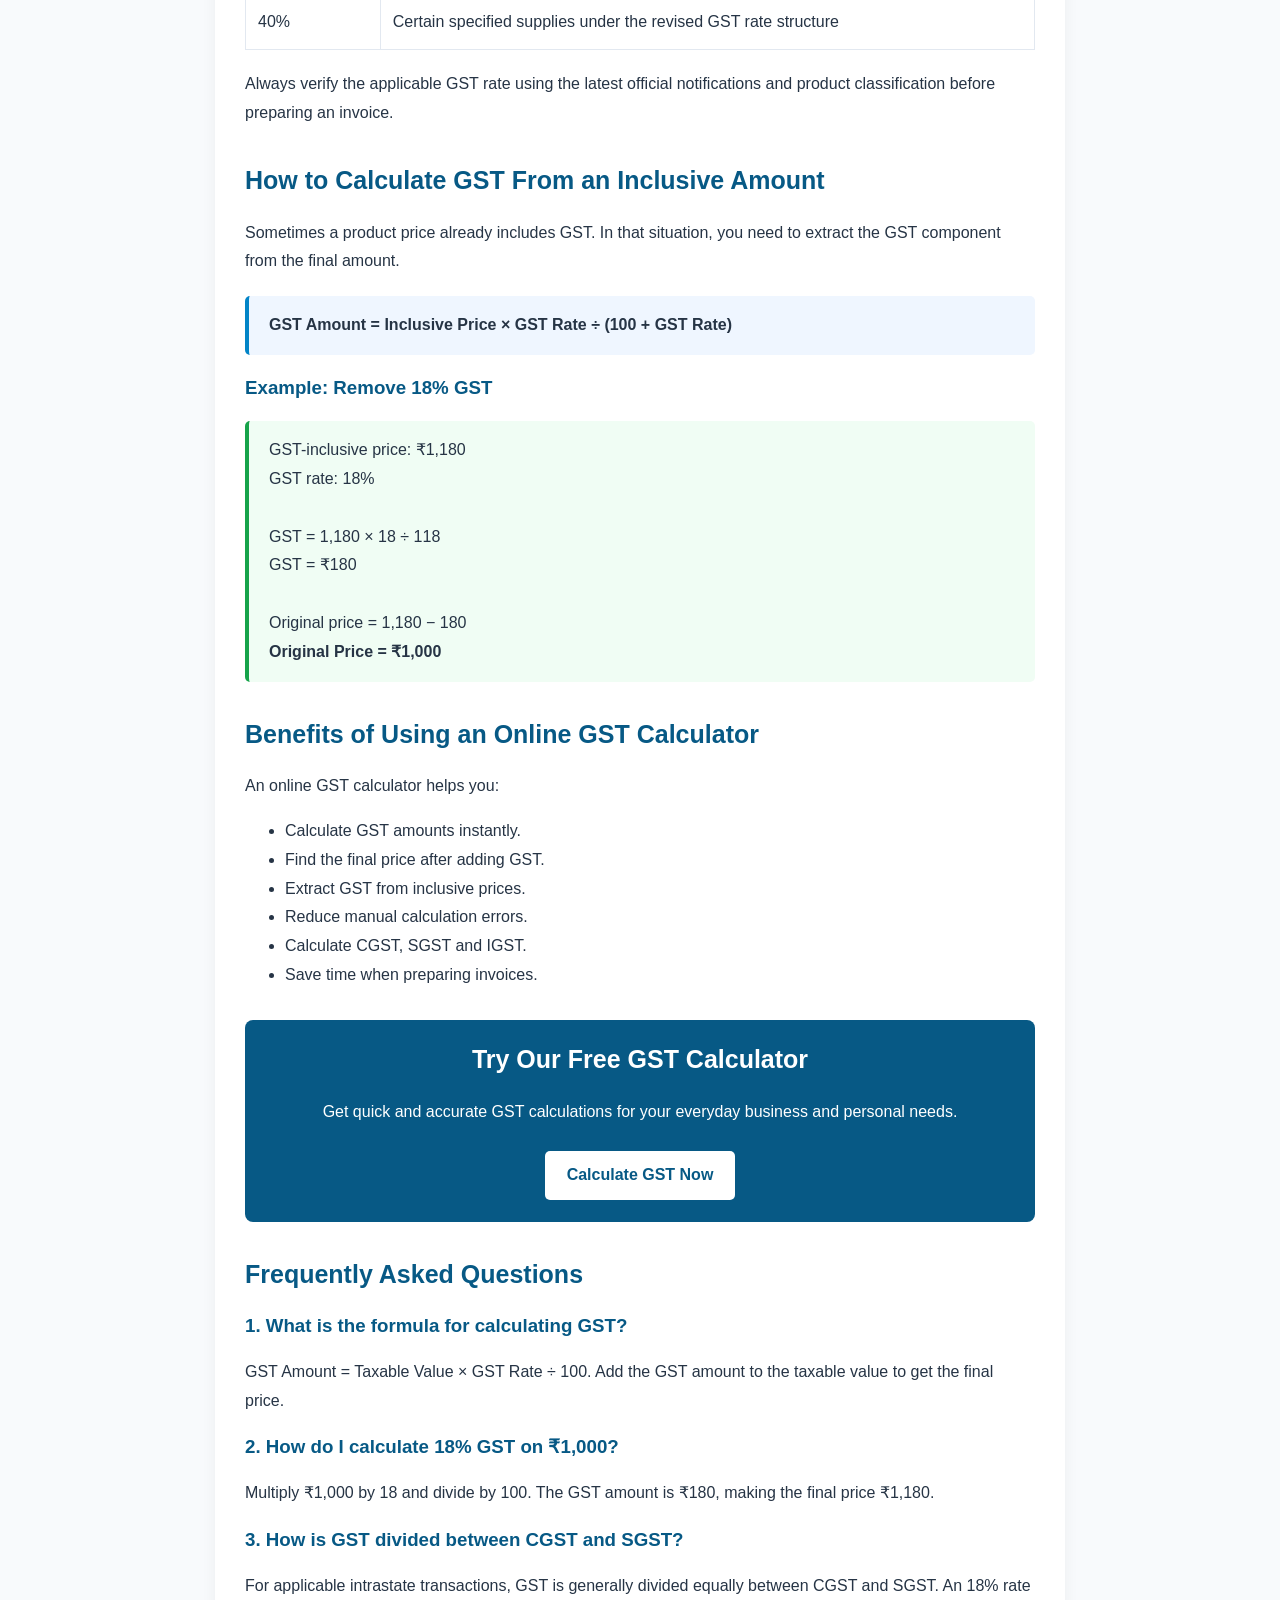
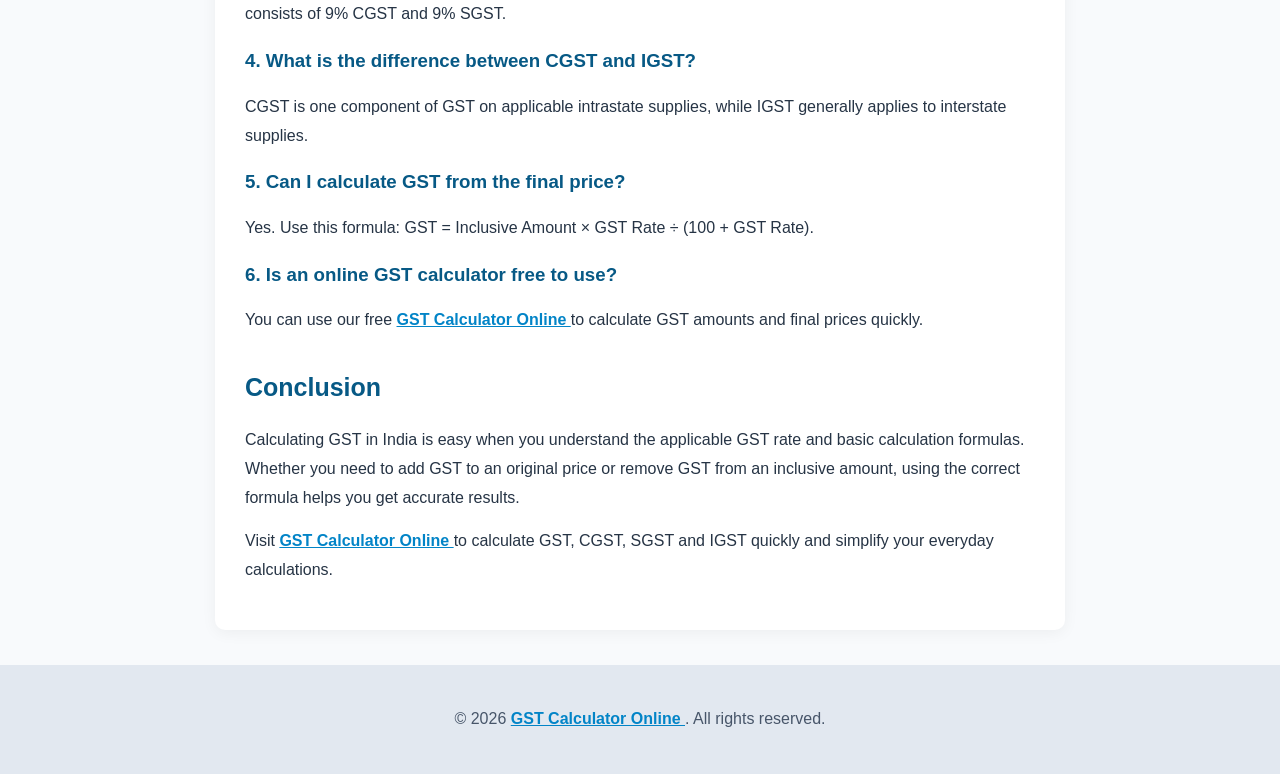
<file: how-to-calculate-gst-in-india.html>
<!DOCTYPE html>
<html lang="en">
<head>
    <meta charset="UTF-8">
    <meta name="viewport" content="width=device-width, initial-scale=1.0">

    <title>How to Calculate GST in India – Formula & Examples</title>

    <meta name="description" content="Learn how to calculate GST in India with simple formulas and examples. Understand CGST, SGST, IGST, GST inclusive and exclusive calculations.">

    <meta name="keywords" content="how to calculate GST, GST calculation formula, GST calculator India, CGST calculation, SGST calculation, IGST calculation">

    <meta name="robots" content="index, follow">

    <link rel="canonical" href="https://gstcalculatoronline.github.io/blog/how-to-calculate-gst-in-india.html">

    <meta property="og:title" content="How to Calculate GST in India – Formula & Examples">
    <meta property="og:description" content="Learn GST calculation formulas with practical examples for CGST, SGST and IGST.">
    <meta property="og:type" content="article">
    <meta property="og:url" content="https://gstcalculatoronline.github.io/blog/how-to-calculate-gst-in-india.html">
    <meta property="og:site_name" content="GST Calculator Online">

    <meta name="twitter:card" content="summary">
    <meta name="twitter:title" content="How to Calculate GST in India">
    <meta name="twitter:description" content="Simple GST calculation formulas and examples for India.">

    <style>
        * {
            box-sizing: border-box;
        }

        body {
            margin: 0;
            font-family: Arial, Helvetica, sans-serif;
            background: #f8fafc;
            color: #263445;
            line-height: 1.8;
        }

        header {
            background: #075985;
            color: white;
            padding: 18px 20px;
        }

        .header-inner {
            max-width: 1000px;
            margin: auto;
        }

        header a {
            color: white;
            text-decoration: none;
            font-size: 22px;
            font-weight: bold;
        }

        .container {
            max-width: 850px;
            margin: 35px auto;
            padding: 30px;
            background: white;
            border-radius: 10px;
            box-shadow: 0 3px 15px rgba(0,0,0,0.05);
        }

        h1, h2, h3 {
            color: #075985;
            line-height: 1.4;
        }

        h1 {
            font-size: 34px;
        }

        h2 {
            margin-top: 35px;
            font-size: 25px;
        }

        p {
            margin: 15px 0;
        }

        a {
            color: #0284c7;
            font-weight: 600;
        }

        .formula {
            background: #eff6ff;
            border-left: 4px solid #0284c7;
            padding: 15px 20px;
            margin: 20px 0;
            border-radius: 5px;
        }

        .example {
            background: #f0fdf4;
            border-left: 4px solid #16a34a;
            padding: 15px 20px;
            margin: 20px 0;
            border-radius: 5px;
        }

        table {
            width: 100%;
            border-collapse: collapse;
            margin: 20px 0;
        }

        th, td {
            border: 1px solid #e2e8f0;
            padding: 12px;
            text-align: left;
        }

        th {
            background: #e0f2fe;
        }

        .cta {
            background: #075985;
            color: white;
            padding: 22px;
            border-radius: 8px;
            margin: 30px 0;
            text-align: center;
        }

        .cta h2 {
            color: white;
            margin-top: 0;
        }

        .cta a {
            display: inline-block;
            background: white;
            color: #075985;
            padding: 10px 22px;
            border-radius: 5px;
            text-decoration: none;
            margin-top: 10px;
        }

        footer {
            text-align: center;
            padding: 25px;
            background: #e2e8f0;
            color: #475569;
        }

        @media(max-width: 600px) {
            .container {
                margin: 15px;
                padding: 20px;
            }

            h1 {
                font-size: 27px;
            }

            h2 {
                font-size: 22px;
            }

            table {
                font-size: 14px;
            }
        }
    </style>

    <script type="application/ld+json">
    {
        "@context": "https://schema.org",
        "@type": "Article",
        "headline": "How to Calculate GST in India – Formula & Examples",
        "description": "Learn how to calculate GST in India with simple formulas and examples.",
        "mainEntityOfPage": {
            "@type": "WebPage",
            "@id": "https://gstcalculatoronline.github.io/blog/how-to-calculate-gst-in-india.html"
        },
        "author": {
            "@type": "Organization",
            "name": "GST Calculator Online"
        },
        "publisher": {
            "@type": "Organization",
            "name": "GST Calculator Online",
            "url": "https://gstcalculatoronline.github.io/"
        },
        "datePublished": "2026-11-05",
        "dateModified": "2026-11-05"
    }
    </script>

    <script type="application/ld+json">
    {
        "@context": "https://schema.org",
        "@type": "BreadcrumbList",
        "itemListElement": [
            {
                "@type": "ListItem",
                "position": 1,
                "name": "Home",
                "item": "https://gstcalculatoronline.github.io/"
            },
            {
                "@type": "ListItem",
                "position": 2,
                "name": "Blog",
                "item": "https://gstcalculatoronline.github.io/blog/"
            },
            {
                "@type": "ListItem",
                "position": 3,
                "name": "How to Calculate GST in India",
                "item": "https://gstcalculatoronline.github.io/blog/how-to-calculate-gst-in-india.html"
            }
        ]
    }
    </script>
</head>

<body>

<header>
    <div class="header-inner">
        <a href="https://gstcalculatoronline.github.io/">
            GST Calculator Online
        </a>
    </div>
</header>

<main class="container">

    <article>

        <h1>How to Calculate GST in India – Formula, Examples & Step-by-Step Guide</h1>

        <p>
            Goods and Services Tax (GST) is an indirect tax charged on the
            supply of goods and services in India. Whether you are a business
            owner, shopkeeper, freelancer, or customer, understanding how
            to calculate GST is important for knowing the final price of
            products and services.
        </p>

        <p>
            GST calculation becomes simple when you understand the applicable
            tax rate, taxable amount, and GST components. In this guide,
            you will learn how to calculate GST using simple formulas and
            practical examples.
        </p>

        <div class="cta">
            <h2>Calculate GST Online for Free</h2>
            <p>
                Calculate GST, CGST, SGST and IGST instantly with our
                easy-to-use online calculator.
            </p>
            <a href="https://gstcalculatoronline.github.io/"
               title="Use GST Calculator Online">
                Use GST Calculator
            </a>
        </div>

        <h2>What Is GST?</h2>

        <p>
            GST stands for Goods and Services Tax. It is an indirect tax
            introduced in India on 1 July 2017. It replaced several earlier
            indirect taxes and brought many goods and services under a
            unified taxation system.
        </p>

        <p>
            GST is generally calculated as a percentage of the taxable value
            of a product or service.
        </p>

        <div class="example">
            <strong>Example:</strong>
            <p>Product price: ₹1,000</p>
            <p>GST rate: 18%</p>
            <p>GST amount: ₹180</p>
            <p><strong>Final price: ₹1,180</strong></p>
        </div>

        <h2>GST Calculation Formula</h2>

        <p>
            The basic GST calculation formula helps you find the tax amount
            and final price of a product or service.
        </p>

        <div class="formula">
            <strong>GST Amount = Original Price × GST Rate ÷ 100</strong>
            <br><br>
            <strong>Final Price = Original Price + GST Amount</strong>
        </div>

        <h3>Example of GST Calculation</h3>

        <p>Suppose a product costs ₹5,000 and the applicable GST rate is 18%.</p>

        <div class="example">
            GST = 5,000 × 18 ÷ 100<br>
            GST = ₹900<br><br>
            Final Price = ₹5,000 + ₹900<br>
            <strong>Final Price = ₹5,900</strong>
        </div>

        <h2>How to Calculate GST on an Amount</h2>

        <p>Follow these simple steps to calculate GST manually:</p>

        <ol>
            <li>Identify the original taxable amount.</li>
            <li>Find the applicable GST percentage.</li>
            <li>Multiply the amount by the GST rate.</li>
            <li>Divide the result by 100.</li>
            <li>Add the GST amount to the original price.</li>
        </ol>

        <p>
            You can also use our
            <a href="https://gstcalculatoronline.github.io/"
               title="GST Calculator Online">
                GST Calculator Online
            </a>
            to calculate GST amounts without performing manual calculations.
        </p>

        <h2>How to Calculate CGST and SGST</h2>

        <p>
            When a taxable supply takes place within the same state,
            GST is generally divided into two components:
        </p>

        <ul>
            <li><strong>CGST:</strong> Central Goods and Services Tax.</li>
            <li><strong>SGST:</strong> State Goods and Services Tax.</li>
        </ul>

        <p>
            For example, if the applicable GST rate is 18%, it is generally
            divided equally into 9% CGST and 9% SGST.
        </p>

        <div class="example">
            Taxable value: ₹10,000<br>
            CGST rate: 9% = ₹900<br>
            SGST rate: 9% = ₹900<br>
            Total GST: ₹1,800<br>
            <strong>Final Invoice Amount: ₹11,800</strong>
        </div>

        <h2>How to Calculate IGST</h2>

        <p>
            IGST stands for Integrated Goods and Services Tax.
            It generally applies to interstate supplies of goods and services.
        </p>

        <div class="example">
            Taxable amount: ₹10,000<br>
            IGST rate: 18%<br>
            IGST amount: ₹1,800<br>
            <strong>Total amount: ₹11,800</strong>
        </div>

        <h2>Common GST Rates in India</h2>

        <p>
            GST rates depend on the classification of goods and services.
            Common rate categories include:
        </p>

        <table>
            <thead>
                <tr>
                    <th>GST Rate</th>
                    <th>Description</th>
                </tr>
            </thead>
            <tbody>
                <tr>
                    <td>0%</td>
                    <td>Nil-rated supplies</td>
                </tr>
                <tr>
                    <td>5%</td>
                    <td>Certain eligible goods and services</td>
                </tr>
                <tr>
                    <td>12%</td>
                    <td>Certain goods and services</td>
                </tr>
                <tr>
                    <td>18%</td>
                    <td>Many goods and services</td>
                </tr>
                <tr>
                    <td>40%</td>
                    <td>Certain specified supplies under the revised GST rate structure</td>
                </tr>
            </tbody>
        </table>

        <p>
            Always verify the applicable GST rate using the latest official
            notifications and product classification before preparing an invoice.
        </p>

        <h2>How to Calculate GST From an Inclusive Amount</h2>

        <p>
            Sometimes a product price already includes GST. In that situation,
            you need to extract the GST component from the final amount.
        </p>

        <div class="formula">
            <strong>
                GST Amount = Inclusive Price × GST Rate ÷ (100 + GST Rate)
            </strong>
        </div>

        <h3>Example: Remove 18% GST</h3>

        <div class="example">
            GST-inclusive price: ₹1,180<br>
            GST rate: 18%<br><br>
            GST = 1,180 × 18 ÷ 118<br>
            GST = ₹180<br><br>
            Original price = 1,180 − 180<br>
            <strong>Original Price = ₹1,000</strong>
        </div>

        <h2>Benefits of Using an Online GST Calculator</h2>

        <p>An online GST calculator helps you:</p>

        <ul>
            <li>Calculate GST amounts instantly.</li>
            <li>Find the final price after adding GST.</li>
            <li>Extract GST from inclusive prices.</li>
            <li>Reduce manual calculation errors.</li>
            <li>Calculate CGST, SGST and IGST.</li>
            <li>Save time when preparing invoices.</li>
        </ul>

        <div class="cta">
            <h2>Try Our Free GST Calculator</h2>
            <p>
                Get quick and accurate GST calculations for your
                everyday business and personal needs.
            </p>
            <a href="https://gstcalculatoronline.github.io/"
               title="Calculate GST Online">
                Calculate GST Now
            </a>
        </div>

        <h2>Frequently Asked Questions</h2>

        <h3>1. What is the formula for calculating GST?</h3>
        <p>
            GST Amount = Taxable Value × GST Rate ÷ 100.
            Add the GST amount to the taxable value to get the final price.
        </p>

        <h3>2. How do I calculate 18% GST on ₹1,000?</h3>
        <p>
            Multiply ₹1,000 by 18 and divide by 100.
            The GST amount is ₹180, making the final price ₹1,180.
        </p>

        <h3>3. How is GST divided between CGST and SGST?</h3>
        <p>
            For applicable intrastate transactions, GST is generally
            divided equally between CGST and SGST. An 18% rate consists
            of 9% CGST and 9% SGST.
        </p>

        <h3>4. What is the difference between CGST and IGST?</h3>
        <p>
            CGST is one component of GST on applicable intrastate supplies,
            while IGST generally applies to interstate supplies.
        </p>

        <h3>5. Can I calculate GST from the final price?</h3>
        <p>
            Yes. Use this formula:
            GST = Inclusive Amount × GST Rate ÷ (100 + GST Rate).
        </p>

        <h3>6. Is an online GST calculator free to use?</h3>
        <p>
            You can use our free
            <a href="https://gstcalculatoronline.github.io/">
                GST Calculator Online
            </a>
            to calculate GST amounts and final prices quickly.
        </p>

        <h2>Conclusion</h2>

        <p>
            Calculating GST in India is easy when you understand the applicable
            GST rate and basic calculation formulas. Whether you need to add
            GST to an original price or remove GST from an inclusive amount,
            using the correct formula helps you get accurate results.
        </p>

        <p>
            Visit
            <a href="https://gstcalculatoronline.github.io/"
               title="GST Calculator Online – Free GST Calculator">
                GST Calculator Online
            </a>
            to calculate GST, CGST, SGST and IGST quickly and simplify
            your everyday calculations.
        </p>

    </article>

</main>

<footer>
    <p>
        © 2026
        <a href="https://gstcalculatoronline.github.io/">
            GST Calculator Online
        </a>.
        All rights reserved.
    </p>
</footer>

</body>
</html>
</file>
